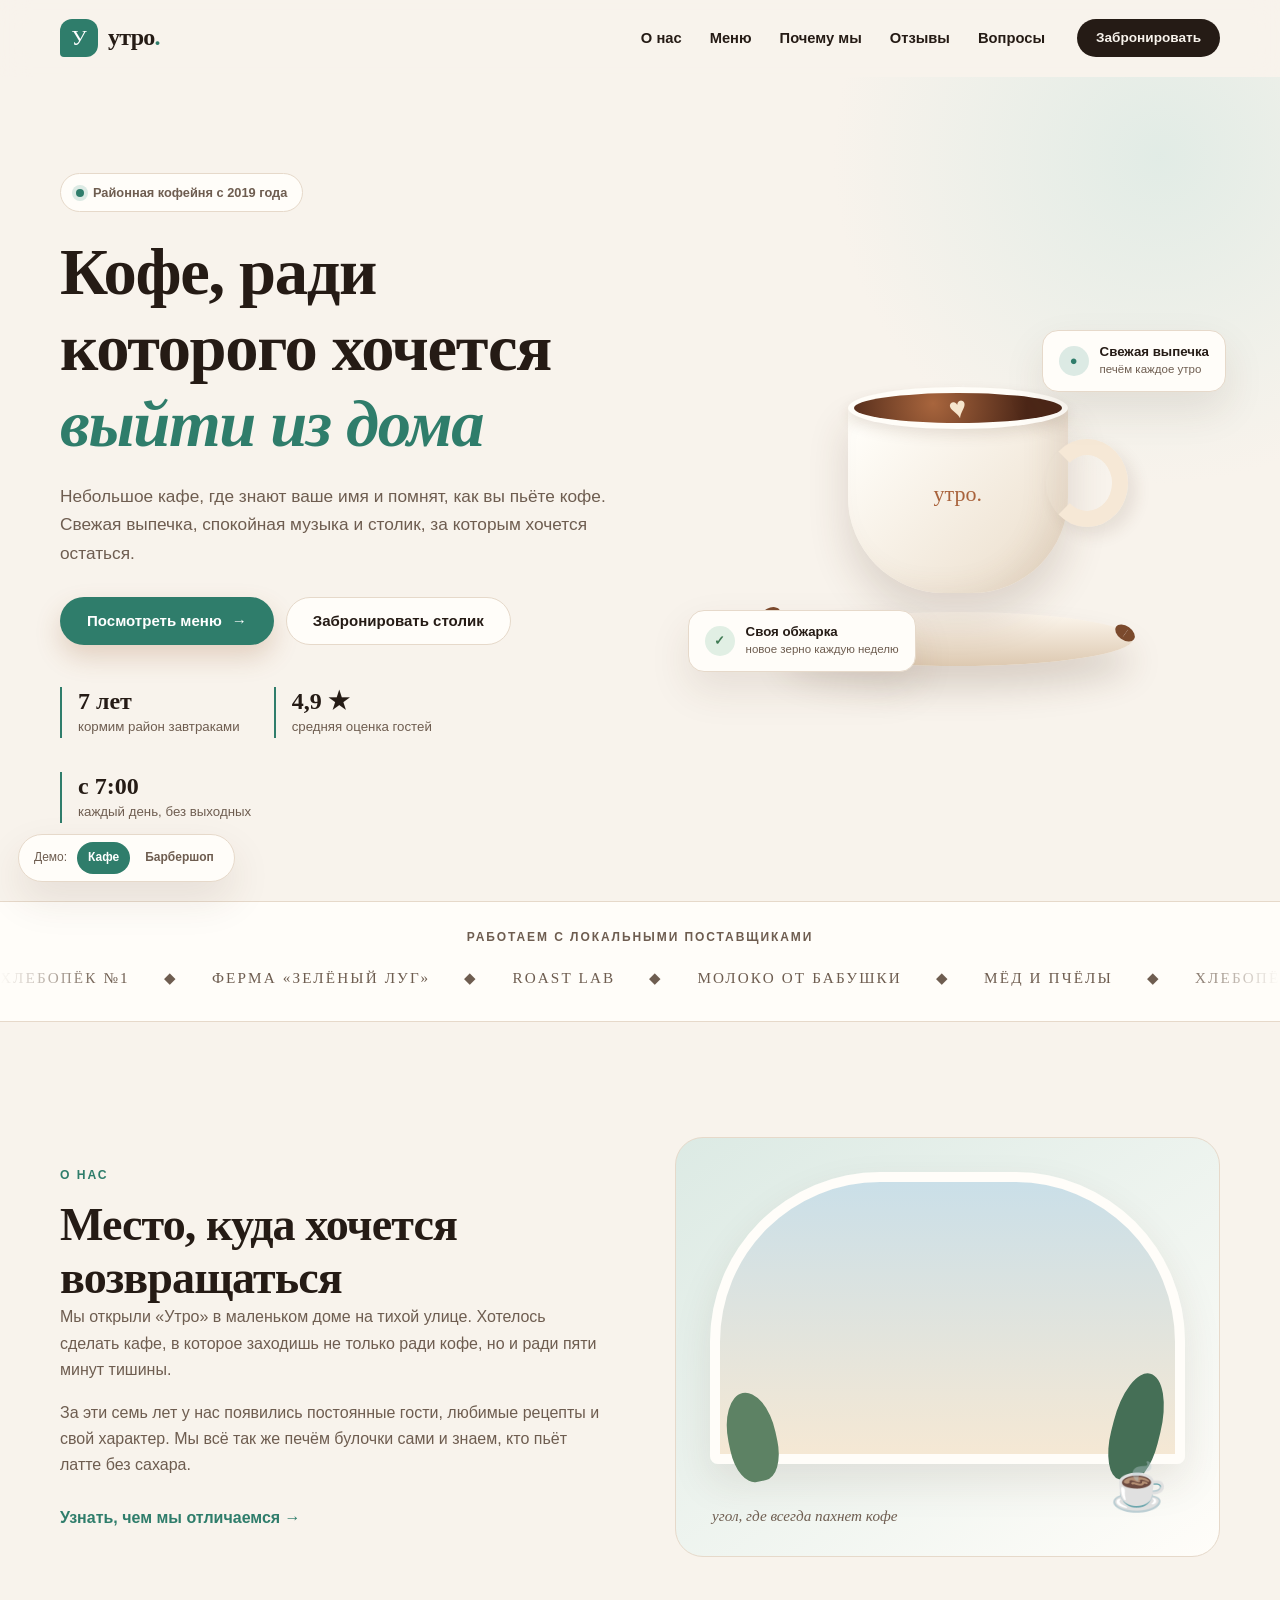
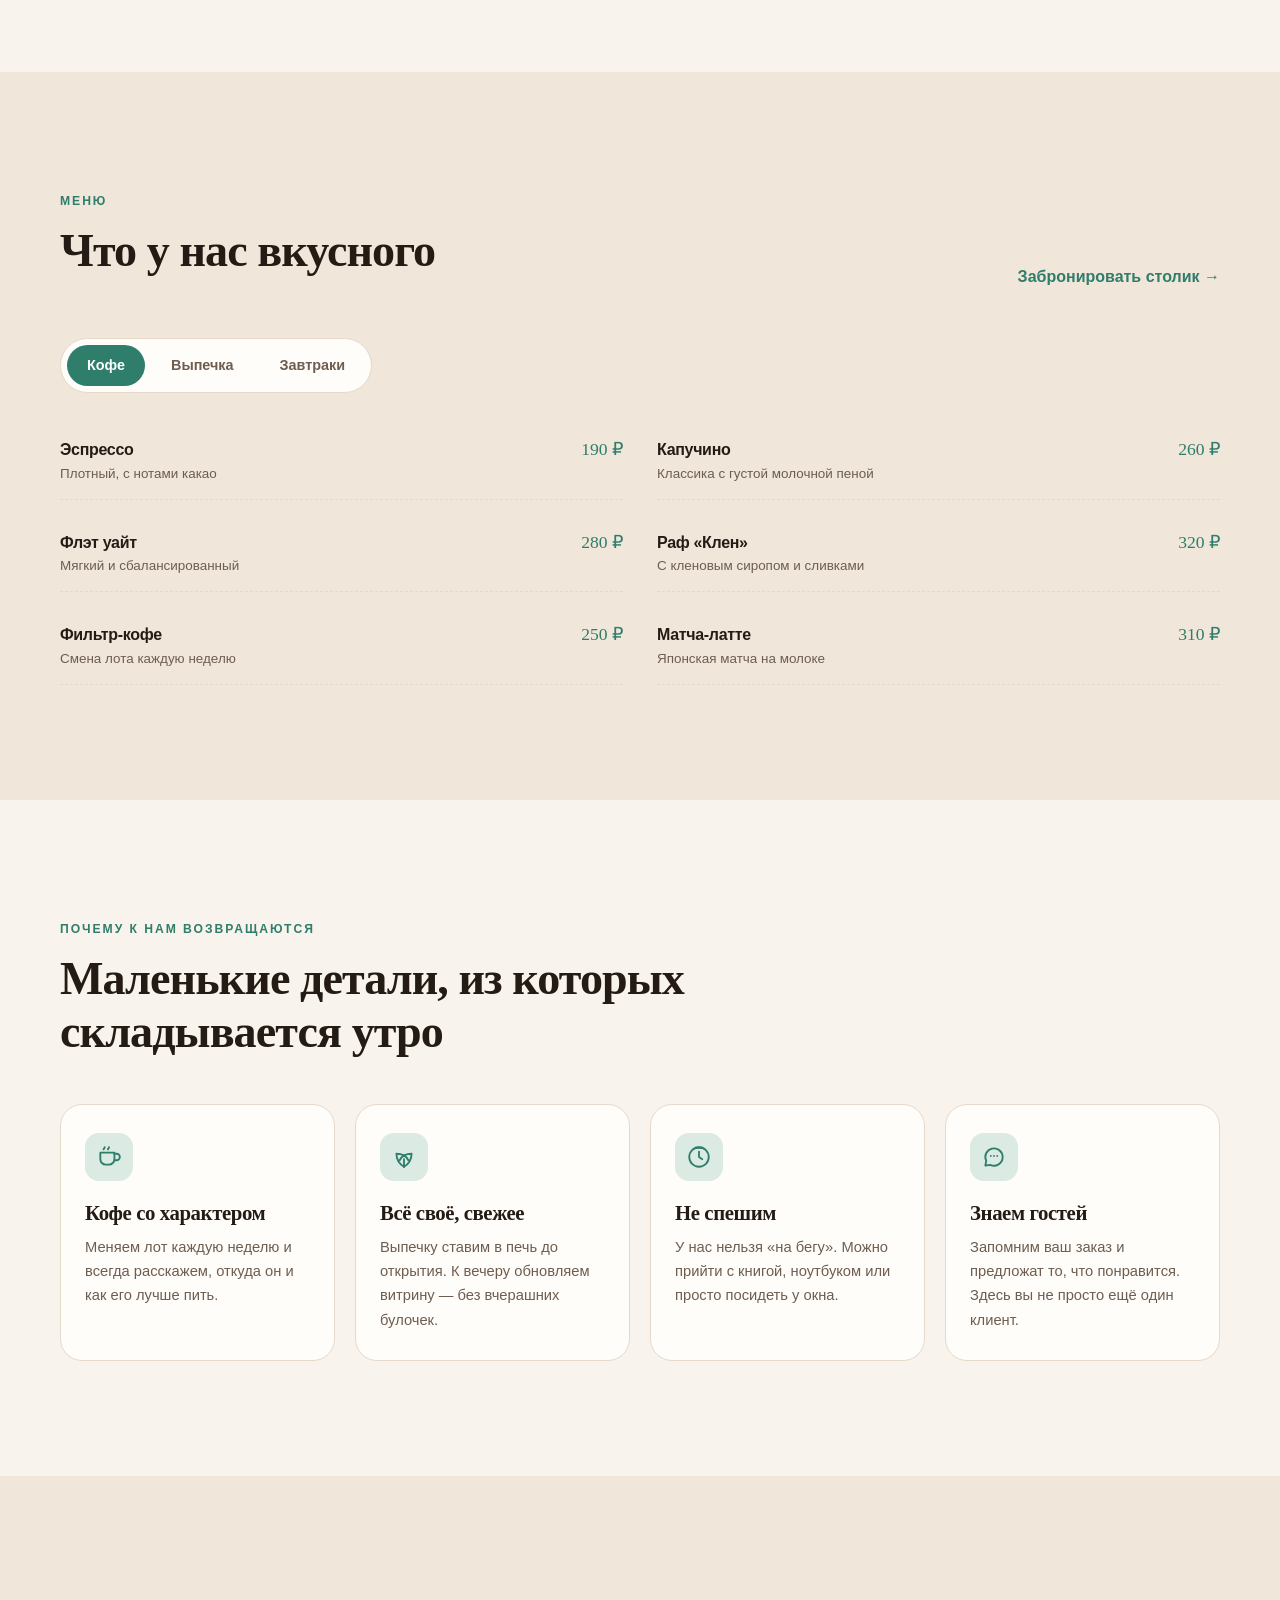
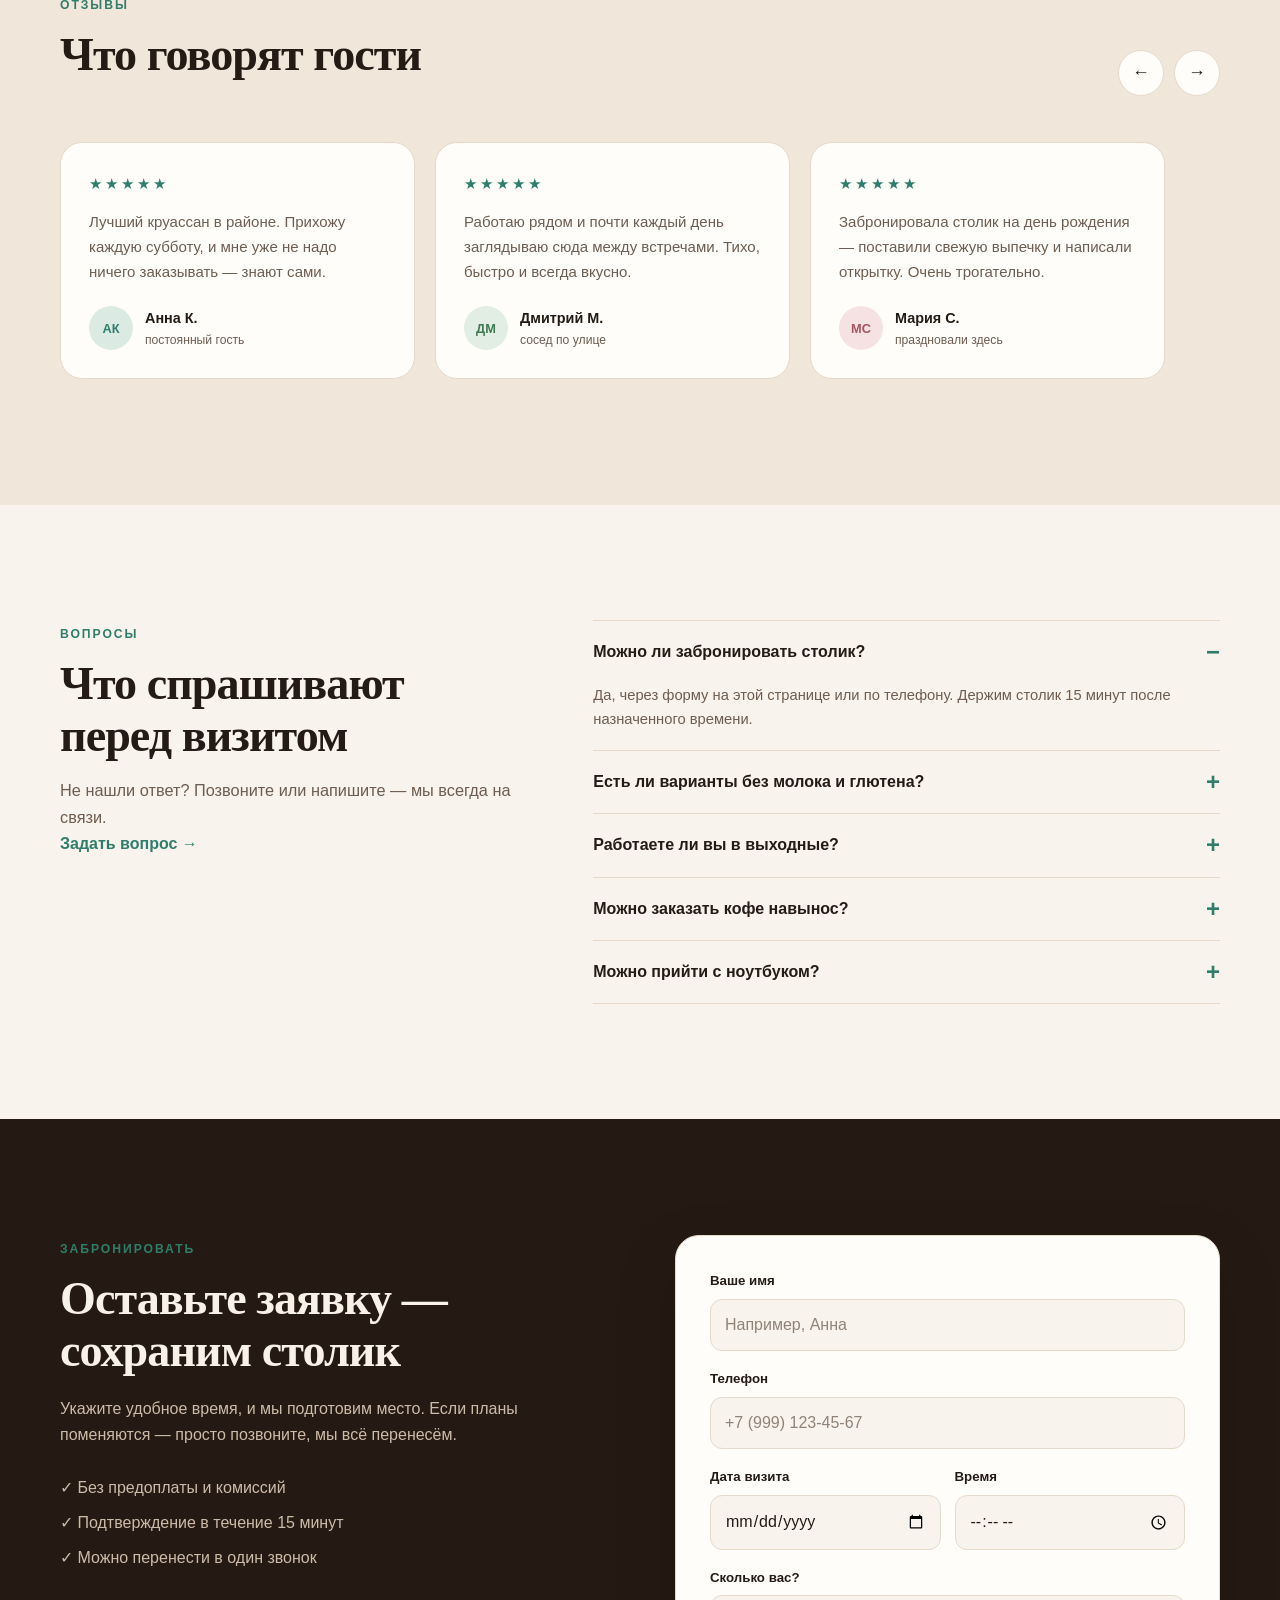
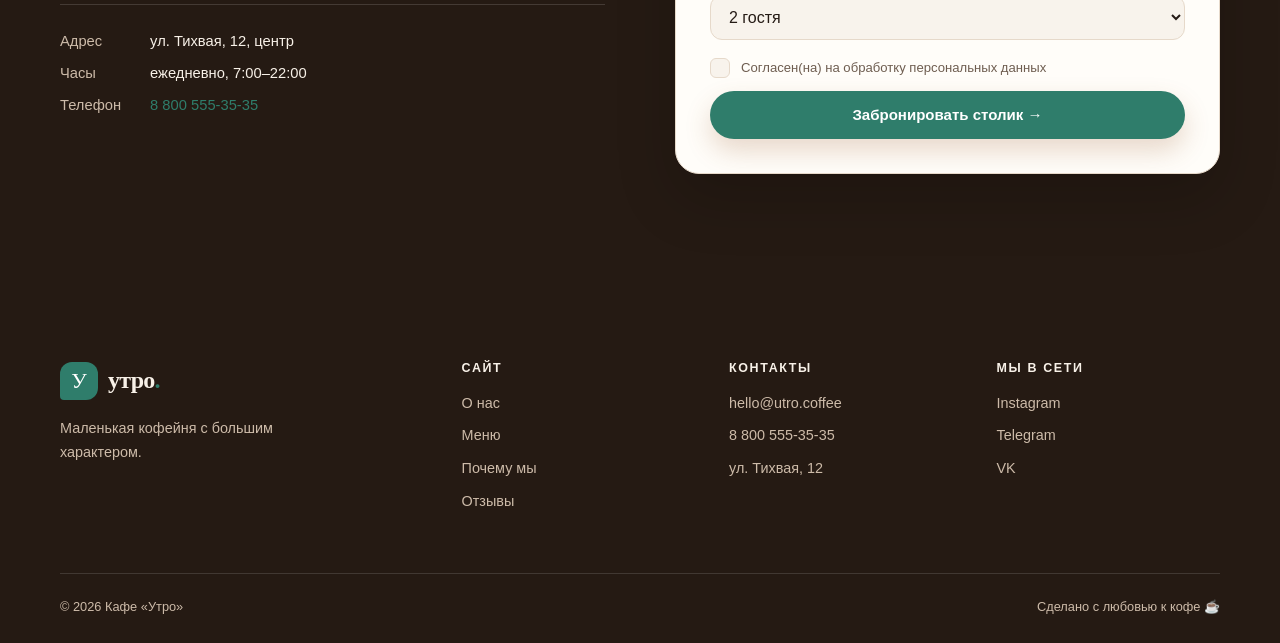
<file: index.html>
<!doctype html>
<html lang="ru">
<head>
  <meta charset="UTF-8">
  <meta name="viewport" content="width=device-width, initial-scale=1.0">
  <meta name="description" content="Готовый сайт для небольшой кофейни: меню, атмосфера, отзывы и онлайн-бронирование столика.">
  <meta name="theme-color" content="#f8f3ec">
  <title>Кафе «Утро» — готовый сайт для кофейни</title>
  <script>document.documentElement.classList.add('js');</script>
  <link rel="stylesheet" href="styles.css">
</head>
<body class="theme-cafe">
  <a class="skip-link" href="#main">Перейти к содержимому</a>

  <header class="site-header" id="header">
    <div class="container site-header__inner">
      <a class="logo" href="#main" aria-label="Кафе Утро — на главную">
        <span class="logo__mark">У</span>
        <span class="logo__text">утро<span class="logo__dot">.</span></span>
      </a>

      <nav class="nav" id="nav" aria-label="Главное меню">
        <a href="#about">О нас</a>
        <a href="#menu">Меню</a>
        <a href="#features">Почему мы</a>
        <a href="#reviews">Отзывы</a>
        <a href="#faq">Вопросы</a>
        <a class="btn btn--small btn--dark nav__cta" href="#booking">Забронировать</a>
      </nav>

      <button class="burger" id="burger" type="button" aria-label="Открыть меню" aria-expanded="false" aria-controls="nav">
        <span></span><span></span><span></span>
      </button>
    </div>
  </header>

  <main id="main">
    <!-- HERO -->
    <section class="hero hero--cafe">
      <div class="hero__glow" aria-hidden="true"></div>
      <div class="container hero__grid">
        <div class="hero__content">
          <span class="badge"><span class="badge__dot"></span> Районная кофейня с 2019 года</span>
          <h1>Кофе, ради которого хочется <em>выйти из дома</em></h1>
          <p class="hero__lead">
            Небольшое кафе, где знают ваше имя и помнят, как вы пьёте кофе.
            Свежая выпечка, спокойная музыка и столик, за которым хочется остаться.
          </p>
          <div class="hero__actions">
            <a class="btn btn--primary" href="#menu">Посмотреть меню <span aria-hidden="true">→</span></a>
            <a class="btn btn--ghost" href="#booking">Забронировать столик</a>
          </div>
          <ul class="hero__stats">
            <li><strong>7 лет</strong><span>кормим район завтраками</span></li>
            <li><strong>4,9 ★</strong><span>средняя оценка гостей</span></li>
            <li><strong>с 7:00</strong><span>каждый день, без выходных</span></li>
          </ul>
        </div>

        <div class="hero__visual" aria-hidden="true">
          <div class="cup-scene">
            <div class="steam steam--1"></div>
            <div class="steam steam--2"></div>
            <div class="steam steam--3"></div>
            <div class="saucer"></div>
            <div class="cup">
              <div class="cup__top"><div class="cup__coffee"><span class="cup__heart">♥</span></div></div>
              <div class="cup__body"><span class="cup__logo">утро.</span></div>
            </div>
            <div class="float-card float-card--top">
              <span class="float-card__icon">●</span>
              <div><strong>Свежая выпечка</strong><span>печём каждое утро</span></div>
            </div>
            <div class="float-card float-card--bottom">
              <span class="float-card__icon float-card__icon--green">✓</span>
              <div><strong>Своя обжарка</strong><span>новое зерно каждую неделю</span></div>
            </div>
            <div class="bean bean--1"></div><div class="bean bean--2"></div><div class="bean bean--3"></div>
          </div>
        </div>
      </div>
    </section>

    <!-- PARTNERS -->
    <section class="partners" aria-label="Наши поставщики">
      <div class="container"><p>Работаем с локальными поставщиками</p></div>
      <div class="marquee">
        <div class="marquee__track">
          <span>ХЛЕБОПЁК №1</span><span>◆</span><span>ФЕРМА «ЗЕЛЁНЫЙ ЛУГ»</span><span>◆</span>
          <span>ROAST LAB</span><span>◆</span><span>МОЛОКО ОТ БАБУШКИ</span><span>◆</span>
          <span>МЁД И ПЧЁЛЫ</span><span>◆</span><span>ХЛЕБОПЁК №1</span><span>◆</span>
          <span>ФЕРМА «ЗЕЛЁНЫЙ ЛУГ»</span><span>◆</span><span>ROAST LAB</span><span>◆</span>
          <span>МОЛОКО ОТ БАБУШКИ</span><span>◆</span><span>МЁД И ПЧЁЛЫ</span><span>◆</span>
        </div>
      </div>
    </section>

    <!-- ABOUT -->
    <section class="section" id="about">
      <div class="container about-grid">
        <div class="reveal">
          <span class="eyebrow">О нас</span>
          <h2>Место, куда хочется возвращаться</h2>
          <p>
            Мы открыли «Утро» в маленьком доме на тихой улице. Хотелось сделать кафе,
            в которое заходишь не только ради кофе, но и ради пяти минут тишины.
          </p>
          <p>
            За эти семь лет у нас появились постоянные гости, любимые рецепты и свой
            характер. Мы всё так же печём булочки сами и знаем, кто пьёт латте без сахара.
          </p>
          <a class="text-link" href="#features">Узнать, чем мы отличаемся →</a>
        </div>
        <div class="story-art reveal" aria-hidden="true">
          <div class="story-art__window"></div>
          <div class="story-art__plant story-art__plant--1"></div>
          <div class="story-art__plant story-art__plant--2"></div>
          <div class="story-art__cup">☕</div>
          <span class="story-art__caption">угол, где всегда пахнет кофе</span>
        </div>
      </div>
    </section>

    <!-- MENU -->
    <section class="section section--tint" id="menu">
      <div class="container">
        <div class="section-head section-head--row reveal">
          <div>
            <span class="eyebrow">Меню</span>
            <h2>Что у нас вкусного</h2>
          </div>
          <a class="text-link" href="#booking">Забронировать столик →</a>
        </div>

        <div class="tabs reveal" data-tabs>
          <div class="tab-list" role="tablist" aria-label="Категории меню">
            <button class="tab-btn is-active" type="button" role="tab" aria-selected="true" data-tab="coffee">Кофе</button>
            <button class="tab-btn" type="button" role="tab" aria-selected="false" data-tab="bakery">Выпечка</button>
            <button class="tab-btn" type="button" role="tab" aria-selected="false" data-tab="breakfast">Завтраки</button>
          </div>

          <div class="tab-panels">
            <div class="tab-panel is-active" data-panel="coffee" role="tabpanel">
              <div class="menu-grid">
                <article class="menu-item"><div><h4>Эспрессо</h4><p>Плотный, с нотами какао</p></div><span>190 ₽</span></article>
                <article class="menu-item"><div><h4>Капучино</h4><p>Классика с густой молочной пеной</p></div><span>260 ₽</span></article>
                <article class="menu-item"><div><h4>Флэт уайт</h4><p>Мягкий и сбалансированный</p></div><span>280 ₽</span></article>
                <article class="menu-item"><div><h4>Раф «Клен»</h4><p>С кленовым сиропом и сливками</p></div><span>320 ₽</span></article>
                <article class="menu-item"><div><h4>Фильтр-кофе</h4><p>Смена лота каждую неделю</p></div><span>250 ₽</span></article>
                <article class="menu-item"><div><h4>Матча-латте</h4><p>Японская матча на молоке</p></div><span>310 ₽</span></article>
              </div>
            </div>
            <div class="tab-panel" data-panel="bakery" role="tabpanel">
              <div class="menu-grid">
                <article class="menu-item"><div><h4>Круассан с маслом</h4><p>Слоёный, печём с 6 утра</p></div><span>180 ₽</span></article>
                <article class="menu-item"><div><h4>Булочка с корицей</h4><p>Тепло, ароматно, с глазурью</p></div><span>210 ₽</span></article>
                <article class="menu-item"><div><h4>Банановый хлеб</h4><p>С грецким орехом</p></div><span>230 ₽</span></article>
                <article class="menu-item"><div><h4>Сырники</h4><p>Со сметаной и ягодным соусом</p></div><span>290 ₽</span></article>
              </div>
            </div>
            <div class="tab-panel" data-panel="breakfast" role="tabpanel">
              <div class="menu-grid">
                <article class="menu-item"><div><h4>Тост с авокадо</h4><p>Яйцо пашот, зерновой хлеб</p></div><span>390 ₽</span></article>
                <article class="menu-item"><div><h4>Сырный тост</h4><p>Три сыра и травами</p></div><span>370 ₽</span></article>
                <article class="menu-item"><div><h4>Гранола с йогуртом</h4><p>Ягоды, мёд, орехи</p></div><span>320 ₽</span></article>
                <article class="menu-item"><div><h4>Яичница по-деревенски</h4><p>С картофелем и зеленью</p></div><span>350 ₽</span></article>
              </div>
            </div>
          </div>
        </div>
      </div>
    </section>

    <!-- FEATURES -->
    <section class="section" id="features">
      <div class="container">
        <div class="section-head reveal">
          <span class="eyebrow">Почему к нам возвращаются</span>
          <h2>Маленькие детали, из которых складывается утро</h2>
        </div>
        <div class="cards-grid">
          <article class="feature-card reveal">
            <div class="feature-card__icon">
              <svg viewBox="0 0 24 24" fill="none" stroke="currentColor" stroke-width="1.7" stroke-linecap="round" stroke-linejoin="round" aria-hidden="true"><path d="M4 8h13v6a5 5 0 0 1-5 5H9a5 5 0 0 1-5-5V8z"/><path d="M17 9h2a3 3 0 0 1 0 6h-2"/><path d="M8 3c0 1-1 1-1 2M12 3c0 1-1 1-1 2"/></svg>
            </div>
            <h3>Кофе со характером</h3>
            <p>Меняем лот каждую неделю и всегда расскажем, откуда он и как его лучше пить.</p>
          </article>
          <article class="feature-card reveal">
            <div class="feature-card__icon">
              <svg viewBox="0 0 24 24" fill="none" stroke="currentColor" stroke-width="1.7" stroke-linecap="round" stroke-linejoin="round" aria-hidden="true"><path d="M12 21c5-3 7-7 7-12-5 0-9 2-11 6"/><path d="M12 21c-5-3-7-7-7-12 5 0 9 2 11 6"/><path d="M12 21v-7"/></svg>
            </div>
            <h3>Всё своё, свежее</h3>
            <p>Выпечку ставим в печь до открытия. К вечеру обновляем витрину — без вчерашних булочек.</p>
          </article>
          <article class="feature-card reveal">
            <div class="feature-card__icon">
              <svg viewBox="0 0 24 24" fill="none" stroke="currentColor" stroke-width="1.7" stroke-linecap="round" stroke-linejoin="round" aria-hidden="true"><circle cx="12" cy="12" r="9"/><path d="M12 7v5l3 2"/><path d="M9 3.5h6"/></svg>
            </div>
            <h3>Не спешим</h3>
            <p>У нас нельзя «на бегу». Можно прийти с книгой, ноутбуком или просто посидеть у окна.</p>
          </article>
          <article class="feature-card reveal">
            <div class="feature-card__icon">
              <svg viewBox="0 0 24 24" fill="none" stroke="currentColor" stroke-width="1.7" stroke-linecap="round" stroke-linejoin="round" aria-hidden="true"><path d="M20 12a8 8 0 0 1-11.5 7.2L4 20l.8-4.5A8 8 0 1 1 20 12z"/><path d="M9 11h.01M12 11h.01M15 11h.01"/></svg>
            </div>
            <h3>Знаем гостей</h3>
            <p>Запомним ваш заказ и предложат то, что понравится. Здесь вы не просто ещё один клиент.</p>
          </article>
        </div>
      </div>
    </section>

    <!-- REVIEWS -->
    <section class="section section--tint" id="reviews">
      <div class="container">
        <div class="section-head section-head--row reveal">
          <div><span class="eyebrow">Отзывы</span><h2>Что говорят гости</h2></div>
          <div class="slider-controls">
            <button class="circle-btn" id="reviewsPrev" type="button" aria-label="Предыдущий отзыв">←</button>
            <button class="circle-btn" id="reviewsNext" type="button" aria-label="Следующий отзыв">→</button>
          </div>
        </div>
        <div class="reviews-track" id="reviewsTrack" tabindex="0" aria-label="Отзывы гостей">
          <article class="review-card reveal"><div class="review-card__stars" aria-label="5 из 5">★★★★★</div><p>Лучший круассан в районе. Прихожу каждую субботу, и мне уже не надо ничего заказывать — знают сами.</p><div class="review-card__author"><span class="avatar">АК</span><div><strong>Анна К.</strong><small>постоянный гость</small></div></div></article>
          <article class="review-card reveal"><div class="review-card__stars" aria-label="5 из 5">★★★★★</div><p>Работаю рядом и почти каждый день заглядываю сюда между встречами. Тихо, быстро и всегда вкусно.</p><div class="review-card__author"><span class="avatar avatar--green">ДМ</span><div><strong>Дмитрий М.</strong><small>сосед по улице</small></div></div></article>
          <article class="review-card reveal"><div class="review-card__stars" aria-label="5 из 5">★★★★★</div><p>Забронировала столик на день рождения — поставили свежую выпечку и написали открытку. Очень трогательно.</p><div class="review-card__author"><span class="avatar avatar--rose">МС</span><div><strong>Мария С.</strong><small>праздновали здесь</small></div></div></article>
          <article class="review-card reveal"><div class="review-card__stars" aria-label="5 из 5">★★★★★</div><p>Фильтр-кофе здесь меняется каждую неделю — это маленькое приключение. Ни разу не разочаровался.</p><div class="review-card__author"><span class="avatar avatar--sand">ИП</span><div><strong>Игорь П.</strong><small>любитель фильтра</small></div></div></article>
        </div>
      </div>
    </section>

    <!-- FAQ -->
    <section class="section" id="faq">
      <div class="container faq-grid">
        <div class="section-head reveal">
          <span class="eyebrow">Вопросы</span>
          <h2>Что спрашивают перед визитом</h2>
          <p>Не нашли ответ? Позвоните или напишите — мы всегда на связи.</p>
          <a class="text-link" href="#booking">Задать вопрос →</a>
        </div>
        <div class="faq-list reveal">
          <details class="faq-item" open><summary>Можно ли забронировать столик?</summary><p>Да, через форму на этой странице или по телефону. Держим столик 15 минут после назначенного времени.</p></details>
          <details class="faq-item"><summary>Есть ли варианты без молока и глютена?</summary><p>Да: растительное молоко (овсяное, миндальное, соевое) и безглютеновые десерты. Уточните у бариста при заказе.</p></details>
          <details class="faq-item"><summary>Работаете ли вы в выходные?</summary><p>Да, каждый день с 7:00 до 22:00. По выходным ближе к вечеру бывает мест меньше — лучше бронировать заранее.</p></details>
          <details class="faq-item"><summary>Можно заказать кофе навынос?</summary><p>Конечно. Любой напиток соберём в стакан и добавим печенье в подарок. Скидка 10% при заказе от трёх стаканов.</p></details>
          <details class="faq-item"><summary>Можно прийти с ноутбуком?</summary><p>Да, у нас есть розетки у большинства столиков и Wi-Fi. Просим только не занимать столики на пиковых часах дольше двух часов.</p></details>
        </div>
      </div>
    </section>

    <!-- BOOKING -->
    <section class="section booking" id="booking">
      <div class="container booking__grid">
        <div class="booking__copy reveal">
          <span class="eyebrow eyebrow--light">Забронировать</span>
          <h2>Оставьте заявку — сохраним столик</h2>
          <p>Укажите удобное время, и мы подготовим место. Если планы поменяются — просто позвоните, мы всё перенесём.</p>
          <ul class="booking__perks">
            <li>✓ Без предоплаты и комиссий</li>
            <li>✓ Подтверждение в течение 15 минут</li>
            <li>✓ Можно перенести в один звонок</li>
          </ul>
          <div class="booking__contacts">
            <p><span>Адрес</span> ул. Тихвая, 12, центр</p>
            <p><span>Часы</span> ежедневно, 7:00–22:00</p>
            <p><span>Телефон</span> <a href="tel:+78005553535">8 800 555-35-35</a></p>
          </div>
        </div>

        <form class="booking-form reveal" id="bookingForm" novalidate>
          <div class="field">
            <label for="name">Ваше имя</label>
            <input id="name" name="name" type="text" placeholder="Например, Анна" autocomplete="name" data-validate="text" data-label="Имя">
            <span class="field__error" data-error-for="name"></span>
          </div>
          <div class="field">
            <label for="phone">Телефон</label>
            <input id="phone" name="phone" type="tel" placeholder="+7 (999) 123-45-67" autocomplete="tel" data-validate="phone" data-label="Телефон">
            <span class="field__error" data-error-for="phone"></span>
          </div>
          <div class="field-row">
            <div class="field">
              <label for="date">Дата визита</label>
              <input id="date" name="date" type="date">
            </div>
            <div class="field">
              <label for="time">Время</label>
              <input id="time" name="time" type="time">
            </div>
          </div>
          <div class="field">
            <label for="guests">Сколько вас?</label>
            <select id="guests" name="guests">
              <option value="1">1 гость</option>
              <option value="2" selected>2 гостя</option>
              <option value="3">3 гостя</option>
              <option value="4">4 гостя</option>
              <option value="5+">5 и больше</option>
            </select>
          </div>
          <label class="checkbox">
            <input id="consent" name="consent" type="checkbox" data-validate="checkbox" data-label="Согласие">
            <span class="checkbox__box" aria-hidden="true"></span>
            <span>Согласен(на) на обработку персональных данных</span>
          </label>
          <span class="field__error field__error--checkbox" data-error-for="consent"></span>
          <button class="btn btn--primary btn--block" type="submit">Забронировать столик →</button>
          <p class="form-success" id="formSuccess" role="status" hidden><strong>Готово! ✓</strong> Мы получили заявку и скоро вам позвоним.</p>
        </form>
      </div>
    </section>
  </main>

  <footer class="footer">
    <div class="container footer__grid">
      <div class="footer__brand">
        <a class="logo logo--footer" href="#main"><span class="logo__mark">У</span><span class="logo__text">утро<span class="logo__dot">.</span></span></a>
        <p>Маленькая кофейня с большим характером.</p>
      </div>
      <div class="footer__col"><h4>Сайт</h4><a href="#about">О нас</a><a href="#menu">Меню</a><a href="#features">Почему мы</a><a href="#reviews">Отзывы</a></div>
      <div class="footer__col"><h4>Контакты</h4><a href="mailto:hello@utro.coffee">hello@utro.coffee</a><a href="tel:+78005553535">8 800 555-35-35</a><span>ул. Тихвая, 12</span></div>
      <div class="footer__col"><h4>Мы в сети</h4><a href="#main">Instagram</a><a href="#main">Telegram</a><a href="#main">VK</a></div>
    </div>
    <div class="container footer__bottom"><span>© <span id="year">2026</span> Кафе «Утро»</span><span>Сделано с любовью к кофе ☕</span></div>
  </footer>

  <div class="demo-switch" aria-label="Демо-версии сайта">
    <span>Демо:</span>
    <a class="is-current" href="index.html" aria-current="page">Кафе</a>
    <a href="barbershop.html">Барбершоп</a>
  </div>

  <script src="script.js"></script>
</body>
</html>
</file>
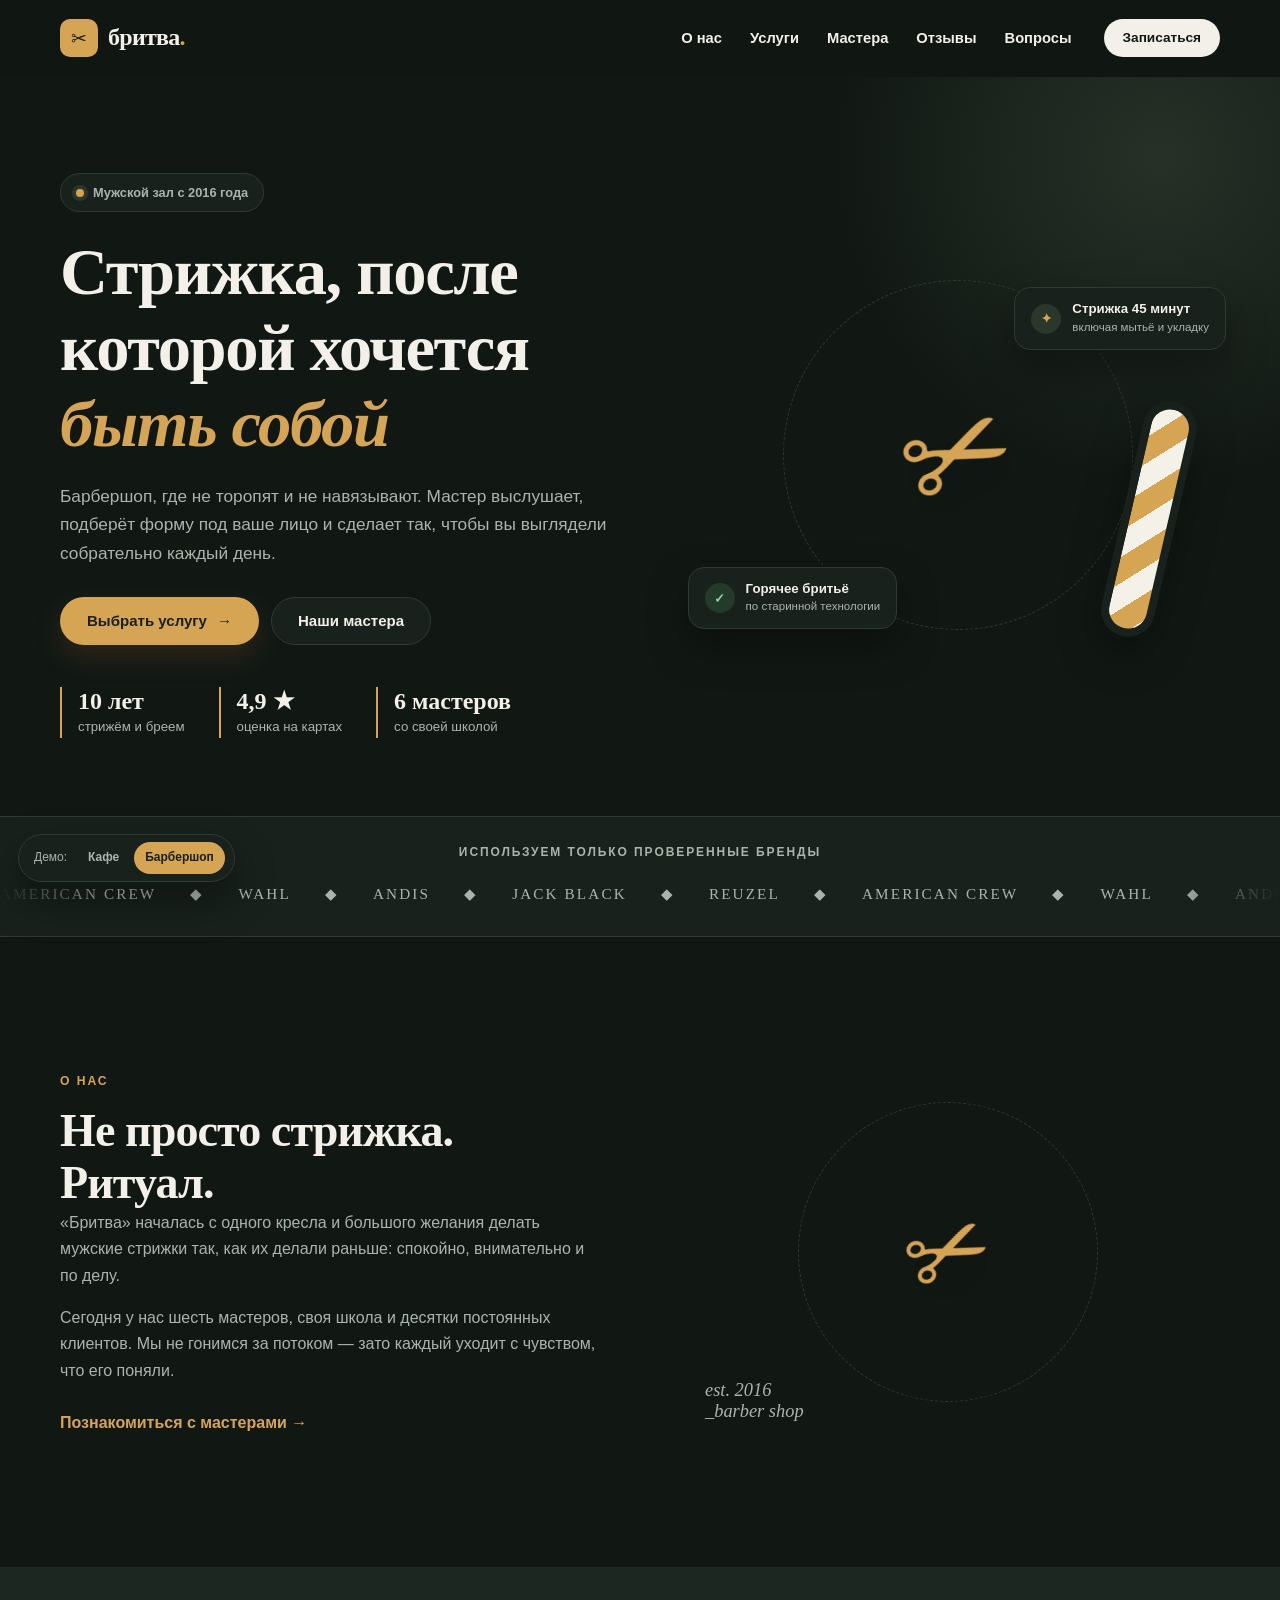
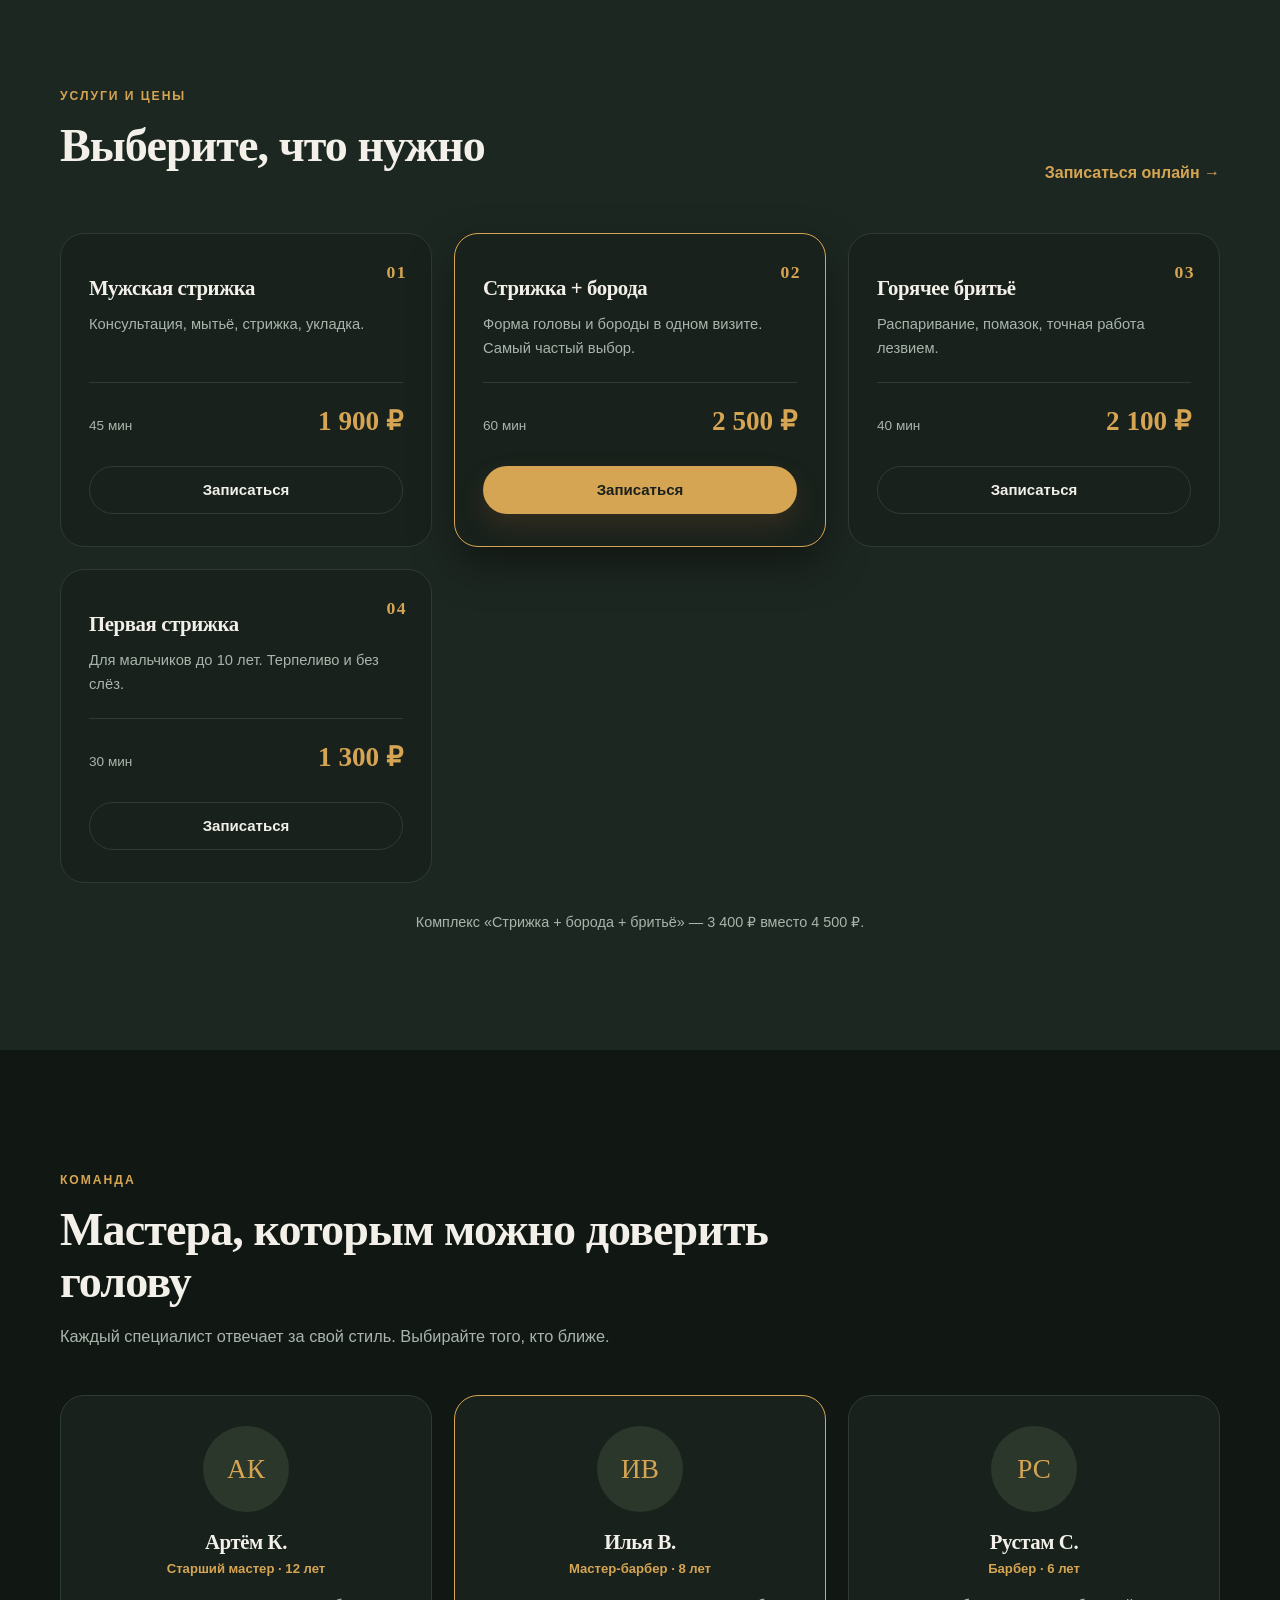
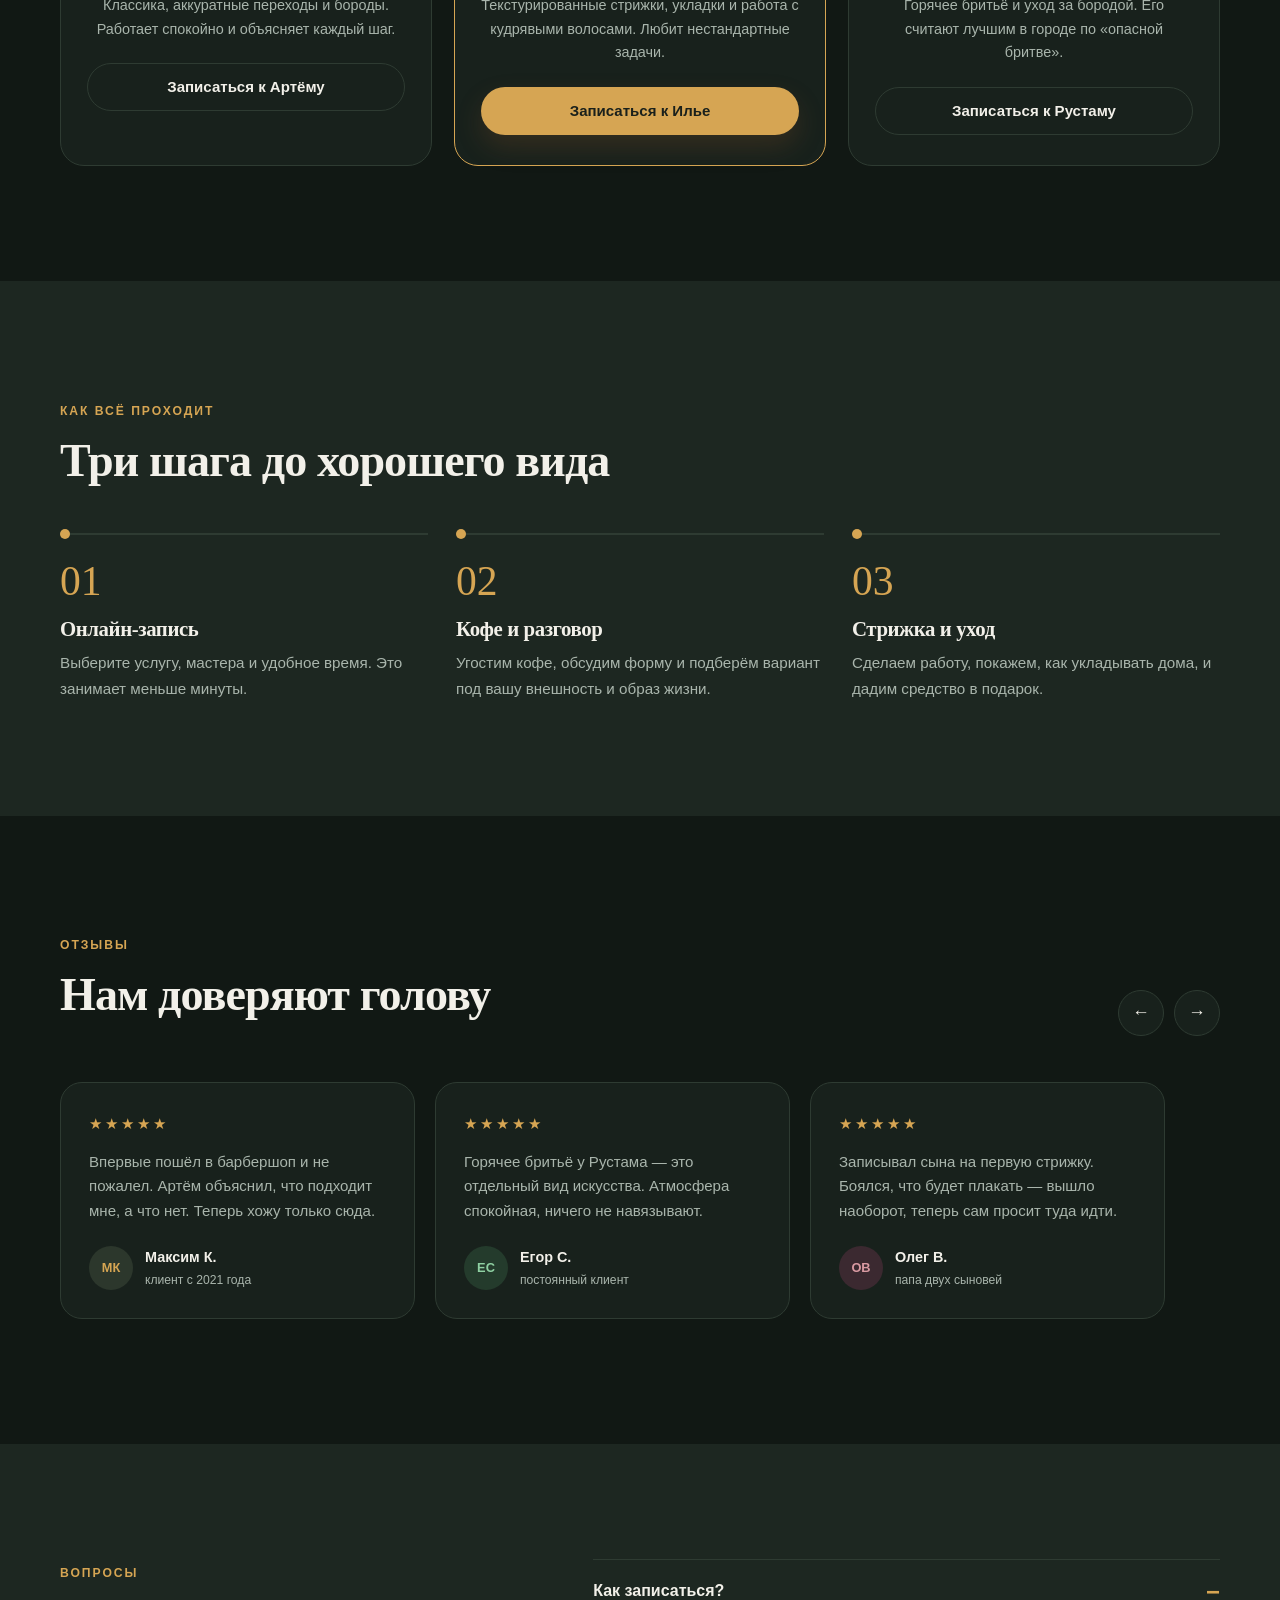
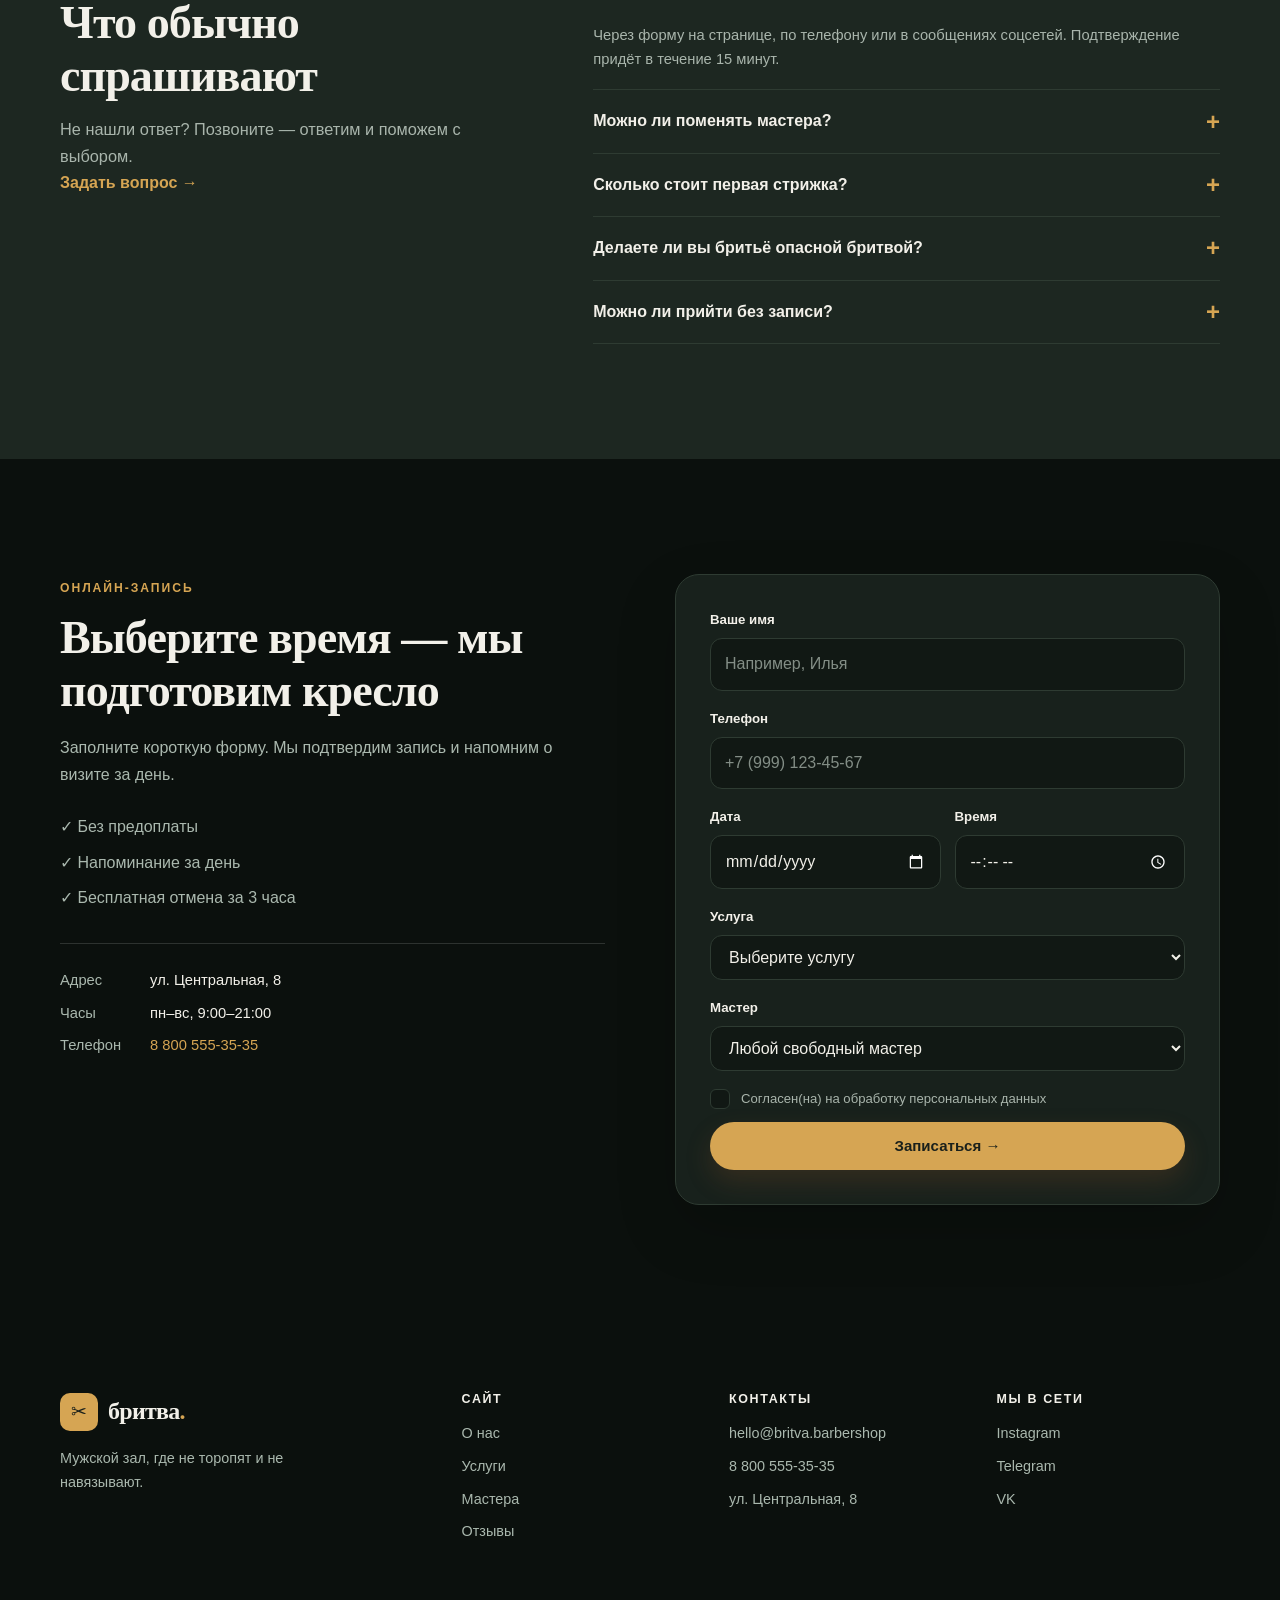
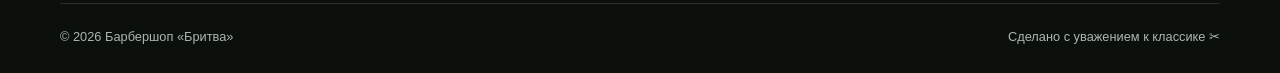
<file: barbershop.html>
<!doctype html>
<html lang="ru">
<head>
  <meta charset="UTF-8">
  <meta name="viewport" content="width=device-width, initial-scale=1.0">
  <meta name="description" content="Готовый сайт для барбершопа: услуги и цены, мастера, отзывы и онлайн-запись.">
  <meta name="theme-color" content="#111814">
  <title>Барбершоп «Бритва» — готовый сайт для барбершопа</title>
  <script>document.documentElement.classList.add('js');</script>
  <link rel="stylesheet" href="styles.css">
</head>
<body class="theme-barber">
  <a class="skip-link" href="#main">Перейти к содержимому</a>

  <header class="site-header" id="header">
    <div class="container site-header__inner">
      <a class="logo" href="#main" aria-label="Барбершоп Бритва — на главную">
        <span class="logo__mark logo__mark--barber">✂</span>
        <span class="logo__text">бритва<span class="logo__dot">.</span></span>
      </a>

      <nav class="nav" id="nav" aria-label="Главное меню">
        <a href="#about">О нас</a>
        <a href="#services">Услуги</a>
        <a href="#masters">Мастера</a>
        <a href="#reviews">Отзывы</a>
        <a href="#faq">Вопросы</a>
        <a class="btn btn--small btn--dark nav__cta" href="#booking">Записаться</a>
      </nav>

      <button class="burger" id="burger" type="button" aria-label="Открыть меню" aria-expanded="false" aria-controls="nav">
        <span></span><span></span><span></span>
      </button>
    </div>
  </header>

  <main id="main">
    <!-- HERO -->
    <section class="hero hero--barber">
      <div class="hero__glow" aria-hidden="true"></div>
      <div class="container hero__grid">
        <div class="hero__content">
          <span class="badge"><span class="badge__dot"></span> Мужской зал с 2016 года</span>
          <h1>Стрижка, после которой хочется <em>быть собой</em></h1>
          <p class="hero__lead">
            Барбершоп, где не торопят и не навязывают. Мастер выслушает, подберёт форму
            под ваше лицо и сделает так, чтобы вы выглядели собрательно каждый день.
          </p>
          <div class="hero__actions">
            <a class="btn btn--primary" href="#services">Выбрать услугу <span aria-hidden="true">→</span></a>
            <a class="btn btn--ghost" href="#masters">Наши мастера</a>
          </div>
          <ul class="hero__stats">
            <li><strong>10 лет</strong><span>стрижём и бреем</span></li>
            <li><strong>4,9 ★</strong><span>оценка на картах</span></li>
            <li><strong>6 мастеров</strong><span>со своей школой</span></li>
          </ul>
        </div>

        <div class="hero__visual" aria-hidden="true">
          <div class="barber-art">
            <div class="barber-art__ring"></div>
            <div class="barber-art__scissors">✂</div>
            <div class="barber-pole"><div class="barber-pole__stripes"></div></div>
            <div class="float-card float-card--top">
              <span class="float-card__icon">✦</span>
              <div><strong>Стрижка 45 минут</strong><span>включая мытьё и укладку</span></div>
            </div>
            <div class="float-card float-card--bottom">
              <span class="float-card__icon float-card__icon--green">✓</span>
              <div><strong>Горячее бритьё</strong><span>по старинной технологии</span></div>
            </div>
            <span class="barber-art__note">_classic<br>menswear</span>
          </div>
        </div>
      </div>
    </section>

    <!-- PARTNERS -->
    <section class="partners" aria-label="Наши партнёры">
      <div class="container"><p>Используем только проверенные бренды</p></div>
      <div class="marquee">
        <div class="marquee__track">
          <span>AMERICAN CREW</span><span>◆</span><span>WAHL</span><span>◆</span>
          <span>ANDIS</span><span>◆</span><span>JACK BLACK</span><span>◆</span>
          <span>REUZEL</span><span>◆</span><span>AMERICAN CREW</span><span>◆</span>
          <span>WAHL</span><span>◆</span><span>ANDIS</span><span>◆</span>
          <span>JACK BLACK</span><span>◆</span><span>REUZEL</span><span>◆</span>
        </div>
      </div>
    </section>

    <!-- ABOUT -->
    <section class="section" id="about">
      <div class="container about-grid">
        <div class="reveal">
          <span class="eyebrow">О нас</span>
          <h2>Не просто стрижка. Ритуал.</h2>
          <p>
            «Бритва» началась с одного кресла и большого желания делать мужские стрижки
            так, как их делали раньше: спокойно, внимательно и по делу.
          </p>
          <p>
            Сегодня у нас шесть мастеров, своя школа и десятки постоянных клиентов.
            Мы не гонимся за потоком — зато каждый уходит с чувством, что его поняли.
          </p>
          <a class="text-link" href="#masters">Познакомиться с мастерами →</a>
        </div>
        <div class="barber-art barber-art--small reveal" aria-hidden="true">
          <div class="barber-art__ring"></div>
          <div class="barber-art__scissors">✂</div>
          <span class="barber-art__note">est. 2016<br>_barber shop</span>
        </div>
      </div>
    </section>

    <!-- SERVICES -->
    <section class="section section--tint" id="services">
      <div class="container">
        <div class="section-head section-head--row reveal">
          <div><span class="eyebrow">Услуги и цены</span><h2>Выберите, что нужно</h2></div>
          <a class="text-link" href="#booking">Записаться онлайн →</a>
        </div>
        <div class="services-grid">
          <article class="service-card reveal">
            <span class="service-card__num">01</span>
            <h3>Мужская стрижка</h3>
            <p>Консультация, мытьё, стрижка, укладка.</p>
            <div class="service-card__foot"><span>45 мин</span><strong>1 900 ₽</strong></div>
            <button class="btn btn--outline btn--block js-choose" type="button" data-service="Мужская стрижка">Записаться</button>
          </article>
          <article class="service-card service-card--featured reveal">
            <span class="service-card__num">02</span>
            <h3>Стрижка + борода</h3>
            <p>Форма головы и бороды в одном визите. Самый частый выбор.</p>
            <div class="service-card__foot"><span>60 мин</span><strong>2 500 ₽</strong></div>
            <button class="btn btn--primary btn--block js-choose" type="button" data-service="Стрижка + борода">Записаться</button>
          </article>
          <article class="service-card reveal">
            <span class="service-card__num">03</span>
            <h3>Горячее бритьё</h3>
            <p>Распаривание, помазок, точная работа лезвием.</p>
            <div class="service-card__foot"><span>40 мин</span><strong>2 100 ₽</strong></div>
            <button class="btn btn--outline btn--block js-choose" type="button" data-service="Горячее бритьё">Записаться</button>
          </article>
          <article class="service-card reveal">
            <span class="service-card__num">04</span>
            <h3>Первая стрижка</h3>
            <p>Для мальчиков до 10 лет. Терпеливо и без слёз.</p>
            <div class="service-card__foot"><span>30 мин</span><strong>1 300 ₽</strong></div>
            <button class="btn btn--outline btn--block js-choose" type="button" data-service="Первая стрижка">Записаться</button>
          </article>
        </div>
        <p class="plans-note reveal">Комплекс «Стрижка + борода + бритьё» — 3 400 ₽ вместо 4 500 ₽.</p>
      </div>
    </section>

    <!-- MASTERS -->
    <section class="section" id="masters">
      <div class="container">
        <div class="section-head reveal">
          <span class="eyebrow">Команда</span>
          <h2>Мастера, которым можно доверить голову</h2>
          <p>Каждый специалист отвечает за свой стиль. Выбирайте того, кто ближе.</p>
        </div>
        <div class="masters-grid">
          <article class="master-card reveal">
            <div class="master-card__avatar">АК</div>
            <h3>Артём К.</h3>
            <span>Старший мастер · 12 лет</span>
            <p>Классика, аккуратные переходы и бороды. Работает спокойно и объясняет каждый шаг.</p>
            <button class="btn btn--outline btn--block js-choose" type="button" data-master="Артём К.">Записаться к Артёму</button>
          </article>
          <article class="master-card master-card--featured reveal">
            <div class="master-card__avatar">ИВ</div>
            <h3>Илья В.</h3>
            <span>Мастер-барбер · 8 лет</span>
            <p>Текстурированные стрижки, укладки и работа с кудрявыми волосами. Любит нестандартные задачи.</p>
            <button class="btn btn--primary btn--block js-choose" type="button" data-master="Илья В.">Записаться к Илье</button>
          </article>
          <article class="master-card reveal">
            <div class="master-card__avatar">РС</div>
            <h3>Рустам С.</h3>
            <span>Барбер · 6 лет</span>
            <p>Горячее бритьё и уход за бородой. Его считают лучшим в городе по «опасной бритве».</p>
            <button class="btn btn--outline btn--block js-choose" type="button" data-master="Рустам С.">Записаться к Рустаму</button>
          </article>
        </div>
      </div>
    </section>

    <!-- STEPS -->
    <section class="section section--tint" id="how">
      <div class="container">
        <div class="section-head reveal"><span class="eyebrow">Как всё проходит</span><h2>Три шага до хорошего вида</h2></div>
        <ol class="steps">
          <li class="step reveal"><span class="step__number">01</span><h3>Онлайн-запись</h3><p>Выберите услугу, мастера и удобное время. Это занимает меньше минуты.</p></li>
          <li class="step reveal"><span class="step__number">02</span><h3>Кофе и разговор</h3><p>Угостим кофе, обсудим форму и подберём вариант под вашу внешность и образ жизни.</p></li>
          <li class="step reveal"><span class="step__number">03</span><h3>Стрижка и уход</h3><p>Сделаем работу, покажем, как укладывать дома, и дадим средство в подарок.</p></li>
        </ol>
      </div>
    </section>

    <!-- REVIEWS -->
    <section class="section" id="reviews">
      <div class="container">
        <div class="section-head section-head--row reveal">
          <div><span class="eyebrow">Отзывы</span><h2>Нам доверяют голову</h2></div>
          <div class="slider-controls">
            <button class="circle-btn" id="reviewsPrev" type="button" aria-label="Предыдущий отзыв">←</button>
            <button class="circle-btn" id="reviewsNext" type="button" aria-label="Следующий отзыв">→</button>
          </div>
        </div>
        <div class="reviews-track" id="reviewsTrack" tabindex="0" aria-label="Отзывы клиентов">
          <article class="review-card reveal"><div class="review-card__stars" aria-label="5 из 5">★★★★★</div><p>Впервые пошёл в барбершоп и не пожалел. Артём объяснил, что подходит мне, а что нет. Теперь хожу только сюда.</p><div class="review-card__author"><span class="avatar">МК</span><div><strong>Максим К.</strong><small>клиент с 2021 года</small></div></div></article>
          <article class="review-card reveal"><div class="review-card__stars" aria-label="5 из 5">★★★★★</div><p>Горячее бритьё у Рустама — это отдельный вид искусства. Атмосфера спокойная, ничего не навязывают.</p><div class="review-card__author"><span class="avatar avatar--green">ЕС</span><div><strong>Егор С.</strong><small>постоянный клиент</small></div></div></article>
          <article class="review-card reveal"><div class="review-card__stars" aria-label="5 из 5">★★★★★</div><p>Записывал сына на первую стрижку. Боялся, что будет плакать — вышло наоборот, теперь сам просит туда идти.</p><div class="review-card__author"><span class="avatar avatar--rose">ОВ</span><div><strong>Олег В.</strong><small>папа двух сыновей</small></div></div></article>
          <article class="review-card reveal"><div class="review-card__stars" aria-label="5 из 5">★★★★★</div><p>Илья сделал текстуру под мои кудри — наконец-то стрижка выглядит так, как я хотел. Спасибо за советы по укладке.</p><div class="review-card__author"><span class="avatar avatar--sand">ТД</span><div><strong>Тимур Д.</strong><small>кудрявый клиент</small></div></div></article>
        </div>
      </div>
    </section>

    <!-- FAQ -->
    <section class="section section--tint" id="faq">
      <div class="container faq-grid">
        <div class="section-head reveal">
          <span class="eyebrow">Вопросы</span>
          <h2>Что обычно спрашивают</h2>
          <p>Не нашли ответ? Позвоните — ответим и поможем с выбором.</p>
          <a class="text-link" href="#booking">Задать вопрос →</a>
        </div>
        <div class="faq-list reveal">
          <details class="faq-item" open><summary>Как записаться?</summary><p>Через форму на странице, по телефону или в сообщениях соцсетей. Подтверждение придёт в течение 15 минут.</p></details>
          <details class="faq-item"><summary>Можно ли поменять мастера?</summary><p>Да, напишите или позвоните за день до визита — мы перенесём запись к другому специалисту без вопросов.</p></details>
          <details class="faq-item"><summary>Сколько стоит первая стрижка?</summary><p>1 900 ₽ — это полный визит: консультация, мытьё, стрижка и укладка. Скидок и скрытых доплат нет.</p></details>
          <details class="faq-item"><summary>Делаете ли вы бритьё опасной бритвой?</summary><p>Да, у Рустама. Каждый раз используем свежее лезвие, полотенце с паром и послебритьевый уход.</p></details>
          <details class="faq-item"><summary>Можно ли прийти без записи?</summary><p>Можно, но в выходные свободные окна редки. Лучше позвонить заранее — мы подскажем, когда свободно.</p></details>
        </div>
      </div>
    </section>

    <!-- BOOKING -->
    <section class="section booking" id="booking">
      <div class="container booking__grid">
        <div class="booking__copy reveal">
          <span class="eyebrow eyebrow--light">Онлайн-запись</span>
          <h2>Выберите время — мы подготовим кресло</h2>
          <p>Заполните короткую форму. Мы подтвердим запись и напомним о визите за день.</p>
          <ul class="booking__perks">
            <li>✓ Без предоплаты</li>
            <li>✓ Напоминание за день</li>
            <li>✓ Бесплатная отмена за 3 часа</li>
          </ul>
          <div class="booking__contacts">
            <p><span>Адрес</span> ул. Центральная, 8</p>
            <p><span>Часы</span> пн–вс, 9:00–21:00</p>
            <p><span>Телефон</span> <a href="tel:+78005553535">8 800 555-35-35</a></p>
          </div>
        </div>

        <form class="booking-form reveal" id="bookingForm" novalidate>
          <div class="field">
            <label for="name">Ваше имя</label>
            <input id="name" name="name" type="text" placeholder="Например, Илья" autocomplete="name" data-validate="text" data-label="Имя">
            <span class="field__error" data-error-for="name"></span>
          </div>
          <div class="field">
            <label for="phone">Телефон</label>
            <input id="phone" name="phone" type="tel" placeholder="+7 (999) 123-45-67" autocomplete="tel" data-validate="phone" data-label="Телефон">
            <span class="field__error" data-error-for="phone"></span>
          </div>
          <div class="field-row">
            <div class="field">
              <label for="date">Дата</label>
              <input id="date" name="date" type="date">
            </div>
            <div class="field">
              <label for="time">Время</label>
              <input id="time" name="time" type="time">
            </div>
          </div>
          <div class="field">
            <label for="service">Услуга</label>
            <select id="service" name="service" data-validate="select" data-label="Услуга">
              <option value="">Выберите услугу</option>
              <option>Мужская стрижка</option>
              <option>Стрижка + борода</option>
              <option>Горячее бритьё</option>
              <option>Первая стрижка</option>
              <option>Комплекс 3 в 1</option>
            </select>
            <span class="field__error" data-error-for="service"></span>
          </div>
          <div class="field">
            <label for="master">Мастер</label>
            <select id="master" name="master">
              <option value="Любой мастер">Любой свободный мастер</option>
              <option>Артём К.</option>
              <option>Илья В.</option>
              <option>Рустам С.</option>
            </select>
          </div>
          <label class="checkbox">
            <input id="consent" name="consent" type="checkbox" data-validate="checkbox" data-label="Согласие">
            <span class="checkbox__box" aria-hidden="true"></span>
            <span>Согласен(на) на обработку персональных данных</span>
          </label>
          <span class="field__error field__error--checkbox" data-error-for="consent"></span>
          <button class="btn btn--primary btn--block" type="submit">Записаться →</button>
          <p class="form-success" id="formSuccess" role="status" hidden><strong>Готово! ✓</strong> Мы получили заявку и скоро вам позвоним.</p>
        </form>
      </div>
    </section>
  </main>

  <footer class="footer">
    <div class="container footer__grid">
      <div class="footer__brand">
        <a class="logo logo--footer" href="#main"><span class="logo__mark logo__mark--barber">✂</span><span class="logo__text">бритва<span class="logo__dot">.</span></span></a>
        <p>Мужской зал, где не торопят и не навязывают.</p>
      </div>
      <div class="footer__col"><h4>Сайт</h4><a href="#about">О нас</a><a href="#services">Услуги</a><a href="#masters">Мастера</a><a href="#reviews">Отзывы</a></div>
      <div class="footer__col"><h4>Контакты</h4><a href="mailto:hello@britva.barbershop">hello@britva.barbershop</a><a href="tel:+78005553535">8 800 555-35-35</a><span>ул. Центральная, 8</span></div>
      <div class="footer__col"><h4>Мы в сети</h4><a href="#main">Instagram</a><a href="#main">Telegram</a><a href="#main">VK</a></div>
    </div>
    <div class="container footer__bottom"><span>© <span id="year">2026</span> Барбершоп «Бритва»</span><span>Сделано с уважением к классике ✂</span></div>
  </footer>

  <div class="demo-switch" aria-label="Демо-версии сайта">
    <span>Демо:</span>
    <a href="index.html">Кафе</a>
    <a class="is-current" href="barbershop.html" aria-current="page">Барбершоп</a>
  </div>

  <script src="script.js"></script>
</body>
</html>
</file>
<file: styles.css>
/* =========================================================
   Общие стили для демо-шаблонов: кафе и барбершоп
   Цвета меняются через класс на <body>:
   .theme-cafe / .theme-barber
   ========================================================= */

/* ---------- Переменные ---------- */
body {
  --bg: #f8f3ec;
  --surface: #fffdf9;
  --surface-alt: #f0e6da;
  --ink: #251b15;
  --muted: #6e5d50;
  --line: #e6d9ca;
  --accent: #2f7d6b;
  --accent-dark: #245a4d;
  --accent-soft: #dceae4;
  --on-accent: #ffffff;
  --dark-bg: #251a13;
  --dark-text: #f8f1e8;
  --dark-muted: #cdbba9;
  --shadow: 0 18px 40px rgba(80, 50, 28, 0.1);
}

body.theme-barber {
  --bg: #111814;
  --surface: #18211c;
  --surface-alt: #1d2721;
  --ink: #f2f0e9;
  --muted: #a9b5ac;
  --line: #2e3b32;
  --accent: #d6a553;
  --accent-dark: #b9882f;
  --accent-soft: #2c372c;
  --on-accent: #1a201b;
  --dark-bg: #0b100d;
  --dark-text: #f2f0e9;
  --dark-muted: #aab8ae;
  --shadow: 0 18px 40px rgba(0, 0, 0, 0.35);
}

/* ---------- Базовое ---------- */
*,
*::before,
*::after { box-sizing: border-box; margin: 0; padding: 0; }

html { scroll-behavior: smooth; scroll-padding-top: 82px; }

body {
  font-family: -apple-system, BlinkMacSystemFont, "Segoe UI", Roboto, "Helvetica Neue", Arial, sans-serif;
  font-size: 16px;
  line-height: 1.65;
  color: var(--ink);
  background: var(--bg);
  -webkit-font-smoothing: antialiased;
  overflow-x: hidden;
}

h1, h2, h3, h4 {
  font-family: Georgia, "Times New Roman", serif;
  font-weight: 600;
  line-height: 1.14;
  letter-spacing: -0.02em;
}

h1 { font-size: clamp(2.5rem, 5.2vw, 4.5rem); }
h2 { font-size: clamp(1.95rem, 3.6vw, 3rem); }
h3 { font-size: 1.3rem; }
h4 { font-size: 1rem; }

p { color: var(--muted); }

a { color: inherit; text-decoration: none; }
button, input, select, textarea { font: inherit; color: inherit; }
button { cursor: pointer; }
svg { display: block; }

::selection { background: var(--accent); color: var(--on-accent); }

.container { width: min(1160px, calc(100% - 48px)); margin-inline: auto; }

.skip-link {
  position: absolute;
  left: -9999px;
  top: 8px;
  z-index: 200;
  padding: 10px 16px;
  border-radius: 10px;
  background: var(--accent);
  color: var(--on-accent);
}
.skip-link:focus { left: 12px; }

/* ---------- Кнопки ---------- */
.btn {
  display: inline-flex;
  align-items: center;
  justify-content: center;
  gap: 10px;
  padding: 14px 26px;
  border: 1px solid transparent;
  border-radius: 999px;
  font-size: 0.94rem;
  font-weight: 650;
  line-height: 1.2;
  text-align: center;
  transition: transform 0.2s ease, background 0.2s ease, box-shadow 0.2s ease, border-color 0.2s ease;
}
.btn:hover { transform: translateY(-2px); }
.btn:active { transform: translateY(0); }
.btn:focus-visible { outline: 3px solid var(--accent-soft); outline-offset: 3px; }

.btn--primary {
  background: var(--accent);
  color: var(--on-accent);
  box-shadow: 0 12px 26px rgba(150, 85, 40, 0.22);
}
.btn--primary:hover { background: var(--accent-dark); box-shadow: 0 16px 32px rgba(150, 85, 40, 0.28); }

.btn--ghost { border-color: var(--line); background: var(--surface); color: var(--ink); }
.btn--ghost:hover { border-color: var(--accent); }

.btn--outline { border-color: var(--line); background: transparent; color: var(--ink); }
.btn--outline:hover { border-color: var(--accent); background: var(--accent-soft); }

.btn--dark { background: var(--ink); color: var(--bg); }
.btn--dark:hover { background: var(--accent); color: var(--on-accent); }

.btn--small { padding: 10px 18px; font-size: 0.85rem; }
.btn--block { width: 100%; }

.text-link {
  display: inline-block;
  color: var(--accent);
  font-weight: 650;
  border-bottom: 1px solid transparent;
  transition: border-color 0.2s ease;
}
.text-link:hover { border-color: currentColor; }

/* ---------- Шапка ---------- */
.site-header {
  position: sticky;
  top: 0;
  z-index: 60;
  background: var(--bg);
  background: color-mix(in srgb, var(--bg) 86%, transparent);
  backdrop-filter: blur(14px);
  border-bottom: 1px solid transparent;
  transition: border-color 0.25s ease, box-shadow 0.25s ease;
}
.site-header.is-scrolled { border-color: var(--line); box-shadow: 0 10px 30px rgba(0, 0, 0, 0.05); }

.site-header__inner { display: flex; align-items: center; justify-content: space-between; min-height: 76px; gap: 24px; }

.logo { display: inline-flex; align-items: center; gap: 10px; flex-shrink: 0; }
.logo__mark {
  width: 38px; height: 38px;
  display: grid; place-items: center;
  border-radius: 12px 12px 12px 4px;
  background: var(--accent);
  color: var(--on-accent);
  font-family: Georgia, serif;
  font-size: 22px;
  line-height: 1;
}
.logo__mark--barber { border-radius: 10px; font-size: 19px; }
.logo__text { font-family: Georgia, serif; font-size: 1.5rem; font-weight: 600; letter-spacing: -0.03em; }
.logo__dot { color: var(--accent); }

.nav { display: flex; align-items: center; gap: 28px; font-size: 0.92rem; font-weight: 550; }
.nav > a:not(.btn) { transition: color 0.2s ease; }
.nav > a:not(.btn):hover { color: var(--accent); }
.nav__cta { margin-left: 4px; }

.burger {
  display: none;
  width: 44px; height: 44px;
  border: 1px solid var(--line);
  border-radius: 12px;
  background: var(--surface);
  align-items: center;
  justify-content: center;
  flex-direction: column;
  gap: 5px;
}
.burger span { width: 20px; height: 2px; border-radius: 2px; background: var(--ink); transition: transform 0.25s ease, opacity 0.2s ease; }
.burger[aria-expanded="true"] span:nth-child(1) { transform: translateY(7px) rotate(45deg); }
.burger[aria-expanded="true"] span:nth-child(2) { opacity: 0; }
.burger[aria-expanded="true"] span:nth-child(3) { transform: translateY(-7px) rotate(-45deg); }

/* ---------- Hero ---------- */
.hero { position: relative; overflow: hidden; padding: clamp(60px, 7.5vw, 110px) 0 78px; }
.hero__glow {
  position: absolute;
  width: 680px; height: 680px;
  right: -220px; top: -260px;
  background: radial-gradient(circle, var(--accent-soft), transparent 68%);
  opacity: 0.8;
  pointer-events: none;
}
.hero__grid { position: relative; display: grid; grid-template-columns: 1.05fr 0.95fr; gap: 56px; align-items: center; }
.hero__content { max-width: 620px; }

.badge {
  display: inline-flex; align-items: center; gap: 9px;
  padding: 8px 15px;
  border: 1px solid var(--line);
  border-radius: 999px;
  background: var(--surface);
  font-size: 0.8rem;
  font-weight: 600;
  color: var(--muted);
}
.badge__dot { width: 8px; height: 8px; border-radius: 50%; background: var(--accent); box-shadow: 0 0 0 4px var(--accent-soft); }

.hero h1 { margin: 22px 0 20px; }
.hero h1 em { color: var(--accent); font-style: italic; }
.hero__lead { font-size: 1.08rem; max-width: 560px; margin-bottom: 30px; }
.hero__actions { display: flex; flex-wrap: wrap; gap: 12px; margin-bottom: 42px; }

.hero__stats { list-style: none; display: flex; flex-wrap: wrap; gap: 34px; }
.hero__stats li { display: flex; flex-direction: column; padding-left: 16px; border-left: 2px solid var(--accent); }
.hero__stats strong { font-family: Georgia, serif; font-size: 1.5rem; line-height: 1.2; }
.hero__stats span { font-size: 0.83rem; color: var(--muted); }

.hero__visual { min-height: 440px; display: grid; place-items: center; }

/* ---------- Иллюстрация чашки ---------- */
.cup-scene { position: relative; width: 100%; height: 440px; display: grid; place-items: center; }
.saucer {
  position: absolute; bottom: 52px;
  width: 350px; height: 54px;
  border-radius: 50%;
  background: linear-gradient(180deg, #fdf7ee, #ddc9b1);
  box-shadow: 0 22px 34px rgba(80, 50, 28, 0.18);
}
.cup { position: relative; width: 220px; height: 190px; z-index: 2; }
.cup__body {
  position: absolute; inset: 0;
  border-radius: 8px 8px 96px 96px;
  background: linear-gradient(135deg, #fffdf8 10%, #eadcc9 100%);
  box-shadow: inset -18px 0 30px rgba(120, 80, 45, 0.1), 0 24px 40px rgba(80, 50, 28, 0.16);
}
.cup__body::after {
  content: "";
  position: absolute; right: -60px; top: 36px;
  width: 82px; height: 88px;
  border: 16px solid #f6e8d6;
  border-left-color: transparent;
  border-radius: 50%;
  box-shadow: 8px 8px 16px rgba(80, 50, 28, 0.1);
}
.cup__top {
  position: absolute; top: -16px; left: 0; right: 0;
  height: 42px; padding: 6px;
  border-radius: 50%;
  background: #fffdf8;
  box-shadow: 0 6px 14px rgba(80, 50, 28, 0.12);
  z-index: 3;
}
.cup__coffee {
  width: 100%; height: 100%;
  border-radius: 50%;
  background: radial-gradient(circle at 38% 35%, #a8653d, #4b2617 72%);
  display: grid; place-items: center;
}
.cup__heart { color: #f7e6cd; font-size: 30px; line-height: 1; transform: rotate(-12deg); }
.cup__logo {
  position: absolute; left: 50%; top: 48%;
  transform: translate(-50%, -50%);
  font-family: Georgia, serif; font-size: 22px; color: #a9633c;
}
.steam {
  position: absolute; bottom: 246px;
  width: 14px; height: 72px;
  border-left: 3px solid rgba(255, 255, 255, 0.6);
  border-radius: 50%;
  filter: blur(1px);
  animation: steam 3.4s ease-in-out infinite;
}
.steam--1 { left: calc(50% - 42px); }
.steam--2 { left: 50%; height: 88px; animation-delay: 0.6s; }
.steam--3 { left: calc(50% + 38px); animation-delay: 1.2s; }
@keyframes steam {
  0%, 100% { opacity: 0; transform: translateY(10px) scaleX(0.8); }
  50% { opacity: 0.85; transform: translateY(-14px) scaleX(1.1); }
}
.bean {
  position: absolute; width: 22px; height: 14px;
  border-radius: 50%; background: #7b4a2d;
  transform: rotate(35deg);
  z-index: 1;
}
.bean::after { content: ""; position: absolute; inset: 2px 10px 2px auto; border-left: 1px solid rgba(255,255,255,0.35); border-radius: 50%; }
.bean--1 { left: 12%; bottom: 96px; transform: rotate(-25deg); }
.bean--2 { right: 16%; bottom: 78px; }
.bean--3 { right: 26%; top: 70px; transform: rotate(70deg); }

.float-card {
  position: absolute; z-index: 5;
  display: flex; align-items: center; gap: 11px;
  padding: 12px 16px;
  border: 1px solid var(--line);
  border-radius: 16px;
  background: var(--surface);
  box-shadow: var(--shadow);
}
.float-card--top { top: 52px; right: -6px; animation: float 5s ease-in-out infinite; }
.float-card--bottom { bottom: 46px; left: -8px; animation: float 5.6s ease-in-out infinite 0.8s; }
.float-card__icon {
  width: 30px; height: 30px; flex: 0 0 30px;
  display: grid; place-items: center;
  border-radius: 50%;
  background: var(--accent-soft); color: var(--accent);
  font-size: 13px; font-weight: 700;
}
.float-card__icon--green { background: #e1efe4; color: #3f7a53; }
body.theme-barber .float-card__icon--green { background: #243b2c; color: #8fd0a2; }
.float-card strong { display: block; font-size: 0.83rem; line-height: 1.3; }
.float-card div span { display: block; font-size: 0.72rem; color: var(--muted); }
@keyframes float { 0%, 100% { transform: translateY(0); } 50% { transform: translateY(-10px); } }

/* ---------- Иллюстрация барбершопа ---------- */
.barber-art { position: relative; width: 100%; height: 440px; display: grid; place-items: center; }
.barber-art__ring { position: absolute; width: 350px; height: 350px; border: 1px dashed var(--line); border-radius: 50%; }
.barber-art__scissors {
  position: relative; z-index: 2;
  font-size: 130px; line-height: 1;
  color: var(--accent);
  transform: rotate(-24deg);
  filter: drop-shadow(0 18px 20px rgba(0, 0, 0, 0.25));
  animation: float 5s ease-in-out infinite;
}
.barber-pole {
  position: absolute; right: 44px; bottom: 36px;
  width: 54px; height: 240px;
  overflow: hidden;
  border: 8px solid var(--surface);
  border-radius: 30px;
  box-shadow: var(--shadow);
  transform: rotate(13deg);
}
.barber-pole__stripes {
  width: 200%; height: 100%;
  background: repeating-linear-gradient(135deg, #f4f1e8 0 22px, var(--accent) 22px 44px);
  animation: pole 7s linear infinite;
}
@keyframes pole { to { transform: translateX(-50%); } }
.barber-art__note {
  position: absolute; left: 22px; bottom: 42px;
  font-family: Georgia, serif; font-style: italic;
  font-size: 1.15rem; line-height: 1.15;
  color: var(--muted);
}
.barber-art--small { height: 400px; }
.barber-art--small .barber-art__ring { width: 300px; height: 300px; }
.barber-art--small .barber-art__scissors { font-size: 100px; }
.barber-art--small .barber-art__note { left: 30px; bottom: 30px; }

/* ---------- Лента партнёров ---------- */
.partners { padding: 26px 0 30px; border-block: 1px solid var(--line); background: var(--surface); overflow: hidden; }
.partners p {
  text-align: center; text-transform: uppercase;
  letter-spacing: 0.16em; font-size: 0.75rem;
  font-weight: 650; margin-bottom: 18px;
}
.marquee { overflow: hidden; -webkit-mask-image: linear-gradient(90deg, transparent, #000 8%, #000 92%, transparent); mask-image: linear-gradient(90deg, transparent, #000 8%, #000 92%, transparent); }
.marquee__track {
  display: flex; gap: 34px; width: max-content;
  font-family: Georgia, serif; font-size: 0.95rem;
  letter-spacing: 0.14em; color: var(--muted);
  animation: marquee 30s linear infinite;
}
@keyframes marquee { to { transform: translateX(-50%); } }

/* ---------- Секции ---------- */
.section { padding: clamp(72px, 9vw, 118px) 0; }
.section--tint { background: var(--surface-alt); }

.section-head { max-width: 720px; margin-bottom: 46px; }
.section-head h2 { margin-bottom: 14px; }
.section-head p { max-width: 600px; font-size: 1.02rem; }
.section-head--row { max-width: none; display: flex; align-items: flex-end; justify-content: space-between; gap: 28px; }
.eyebrow {
  display: inline-block;
  font-size: 0.76rem; font-weight: 750;
  letter-spacing: 0.16em; text-transform: uppercase;
  color: var(--accent);
  margin-bottom: 14px;
}

/* ---------- О нас ---------- */
.about-grid { display: grid; grid-template-columns: 1fr 1fr; gap: 70px; align-items: center; }
.about-grid p { margin-bottom: 16px; }
.about-grid .text-link { margin-top: 10px; }
.story-art {
  position: relative; min-height: 420px;
  border: 1px solid var(--line);
  border-radius: 28px;
  background: linear-gradient(145deg, var(--accent-soft), var(--surface));
  overflow: hidden;
}
.story-art__window {
  position: absolute; inset: 34px 34px 92px;
  border: 10px solid var(--surface);
  border-radius: 170px 170px 8px 8px;
  background: linear-gradient(180deg, #cadfe8, #f5e8d4);
  box-shadow: 0 18px 40px rgba(80, 50, 28, 0.1);
}
.story-art__plant { position: absolute; bottom: 74px; width: 48px; height: 90px; background: #5d8264; border-radius: 50% 50% 40% 40%; transform: rotate(-12deg); }
.story-art__plant--1 { left: 52px; }
.story-art__plant--2 { right: 58px; height: 110px; transform: rotate(14deg); background: #456f56; }
.story-art__cup { position: absolute; right: 52px; bottom: 30px; font-size: 46px; }
.story-art__caption {
  position: absolute; left: 36px; bottom: 28px;
  font-family: Georgia, serif; font-style: italic;
  color: var(--muted); font-size: 0.95rem;
}
body.theme-barber .story-art { background: radial-gradient(circle at 30% 20%, var(--accent-soft), var(--surface)); }

/* ---------- Карточки преимуществ ---------- */
.cards-grid { display: grid; grid-template-columns: repeat(4, 1fr); gap: 20px; }
.feature-card {
  padding: 28px 24px;
  border: 1px solid var(--line);
  border-radius: 22px;
  background: var(--surface);
  transition: transform 0.25s ease, box-shadow 0.25s ease;
}
.feature-card:hover { transform: translateY(-5px); box-shadow: var(--shadow); }
.feature-card__icon {
  width: 48px; height: 48px;
  display: grid; place-items: center;
  border-radius: 14px;
  background: var(--accent-soft);
  color: var(--accent);
  margin-bottom: 20px;
}
.feature-card__icon svg { width: 26px; height: 26px; }
.feature-card h3 { margin-bottom: 10px; }
.feature-card p { font-size: 0.92rem; }

/* ---------- Шаги ---------- */
.steps { list-style: none; display: grid; grid-template-columns: repeat(3, 1fr); gap: 28px; counter-reset: step; }
.step { position: relative; padding-top: 26px; border-top: 2px solid var(--line); }
.step::before { content: ""; position: absolute; top: -6px; left: 0; width: 10px; height: 10px; border-radius: 50%; background: var(--accent); }
.step__number { display: block; font-family: Georgia, serif; font-size: 2.6rem; color: var(--accent); line-height: 1; margin-bottom: 14px; }
.step h3 { margin-bottom: 10px; }
.step p { font-size: 0.95rem; }

/* ---------- Табы меню ---------- */
.tab-list { display: inline-flex; gap: 6px; padding: 6px; border: 1px solid var(--line); border-radius: 999px; background: var(--surface); margin-bottom: 28px; }
.tab-btn {
  padding: 9px 20px; border: 0; border-radius: 999px;
  background: transparent; color: var(--muted);
  font-size: 0.9rem; font-weight: 600;
  transition: background 0.2s ease, color 0.2s ease;
}
.tab-btn:hover { color: var(--ink); }
.tab-btn.is-active { background: var(--accent); color: var(--on-accent); }
.tab-panel { display: none; }
.tab-panel.is-active { display: block; animation: fadeIn 0.3s ease; }
@keyframes fadeIn { from { opacity: 0; transform: translateY(6px); } to { opacity: 1; transform: none; } }
.menu-grid { display: grid; grid-template-columns: repeat(2, 1fr); gap: 14px 34px; }
.menu-item { display: flex; align-items: baseline; justify-content: space-between; gap: 18px; padding: 14px 0; border-bottom: 1px dashed var(--line); }
.menu-item h4 { margin-bottom: 3px; font-family: inherit; font-size: 1rem; font-weight: 700; }
.menu-item p { font-size: 0.84rem; }
.menu-item > span { flex-shrink: 0; font-family: Georgia, serif; font-size: 1.1rem; color: var(--accent); }

/* ---------- Услуги / подписки ---------- */
.plans-grid, .services-grid { display: grid; grid-template-columns: repeat(3, 1fr); gap: 22px; align-items: stretch; }
.service-card, .plan-card {
  position: relative;
  display: flex; flex-direction: column;
  padding: 32px 28px;
  border: 1px solid var(--line);
  border-radius: 24px;
  background: var(--surface);
  transition: transform 0.25s ease, box-shadow 0.25s ease;
}
.plan-card:hover, .service-card:hover { transform: translateY(-5px); box-shadow: var(--shadow); }
.plan-card--featured, .service-card--featured { border-color: var(--accent); box-shadow: 0 18px 44px rgba(150, 85, 40, 0.13); }
body.theme-barber .plan-card--featured, body.theme-barber .service-card--featured { box-shadow: 0 18px 44px rgba(0, 0, 0, 0.4); }
.plan-card__tag, .service-card__num {
  position: absolute; top: 24px; right: 24px;
  font-size: 0.7rem; font-weight: 700;
  letter-spacing: 0.08em; text-transform: uppercase;
  color: var(--accent);
}
.service-card__num { font-family: Georgia, serif; font-size: 1.1rem; }
.plan-card h3, .service-card h3 { margin: 10px 0 12px; padding-right: 90px; }
.plan-card__desc, .service-card p { font-size: 0.92rem; margin-bottom: 22px; }
.plan-card__price { display: flex; align-items: baseline; gap: 8px; margin-bottom: 20px; }
.plan-card__amount { font-family: Georgia, serif; font-size: 2.1rem; line-height: 1; }
.plan-card__period { color: var(--muted); font-size: 0.85rem; }
.plan-card__list { list-style: none; margin-bottom: 26px; flex: 1; }
.plan-card__list li { position: relative; padding-left: 24px; margin-bottom: 9px; font-size: 0.9rem; }
.plan-card__list li::before { content: "✓"; position: absolute; left: 0; color: var(--accent); font-weight: 700; }
.service-card__foot { display: flex; align-items: baseline; justify-content: space-between; gap: 12px; margin: auto 0 22px; padding-top: 16px; border-top: 1px solid var(--line); }
.service-card__foot span { color: var(--muted); font-size: 0.85rem; }
.service-card__foot strong { font-family: Georgia, serif; font-size: 1.7rem; color: var(--accent); }
.plans-note { text-align: center; margin-top: 28px; font-size: 0.9rem; }

/* ---------- Мастера ---------- */
.masters-grid { display: grid; grid-template-columns: repeat(3, 1fr); gap: 22px; }
.master-card {
  padding: 30px 26px;
  border: 1px solid var(--line);
  border-radius: 24px;
  background: var(--surface);
  text-align: center;
  transition: transform 0.25s ease, box-shadow 0.25s ease;
}
.master-card:hover { transform: translateY(-5px); box-shadow: var(--shadow); }
.master-card--featured { border-color: var(--accent); }
.master-card__avatar {
  width: 86px; height: 86px;
  display: grid; place-items: center;
  margin: 0 auto 18px;
  border-radius: 50%;
  background: var(--accent-soft);
  color: var(--accent);
  font-family: Georgia, serif; font-size: 1.7rem;
}
.master-card h3 { margin-bottom: 4px; }
.master-card > span { display: block; color: var(--accent); font-size: 0.82rem; font-weight: 650; margin-bottom: 14px; }
.master-card p { font-size: 0.9rem; margin-bottom: 22px; }

/* ---------- Отзывы ---------- */
.slider-controls { display: flex; gap: 10px; flex-shrink: 0; }
.circle-btn {
  width: 46px; height: 46px;
  border: 1px solid var(--line);
  border-radius: 50%;
  background: var(--surface);
  color: var(--ink);
  font-size: 1.1rem;
  transition: background 0.2s ease, border-color 0.2s ease, transform 0.2s ease;
}
.circle-btn:hover { background: var(--accent); color: var(--on-accent); border-color: var(--accent); transform: translateY(-2px); }
.reviews-track { display: flex; gap: 20px; overflow-x: auto; scroll-snap-type: x mandatory; scrollbar-width: none; padding-bottom: 10px; }
.reviews-track::-webkit-scrollbar { display: none; }
.review-card {
  flex: 0 0 min(355px, 84vw);
  scroll-snap-align: start;
  padding: 28px;
  border: 1px solid var(--line);
  border-radius: 22px;
  background: var(--surface);
}
.review-card__stars { color: var(--accent); letter-spacing: 3px; margin-bottom: 14px; font-size: 0.95rem; }
.review-card p { font-size: 0.94rem; margin-bottom: 22px; }
.review-card__author { display: flex; align-items: center; gap: 12px; }
.avatar {
  width: 44px; height: 44px; flex: 0 0 44px;
  display: grid; place-items: center;
  border-radius: 50%;
  background: var(--accent-soft);
  color: var(--accent);
  font-size: 0.8rem; font-weight: 750;
}
.avatar--green { background: #e2eee4; color: #3f7a53; }
.avatar--rose { background: #f7e2e3; color: #a45560; }
.avatar--sand { background: #f3ead6; color: #8a6d36; }
body.theme-barber .avatar--green { background: #243b2c; color: #8fd0a2; }
body.theme-barber .avatar--rose { background: #3b2930; color: #d99aa2; }
body.theme-barber .avatar--sand { background: #383223; color: #d6a553; }
.review-card__author strong { display: block; font-size: 0.9rem; }
.review-card__author small { display: block; color: var(--muted); font-size: 0.76rem; }

/* ---------- FAQ ---------- */
.faq-grid { display: grid; grid-template-columns: 0.85fr 1.15fr; gap: 70px; align-items: start; }
.faq-item { border-bottom: 1px solid var(--line); }
.faq-item:first-child { border-top: 1px solid var(--line); }
.faq-item summary {
  list-style: none;
  display: flex; align-items: center; justify-content: space-between; gap: 18px;
  padding: 18px 0;
  font-weight: 650;
  cursor: pointer;
}
.faq-item summary::-webkit-details-marker { display: none; }
.faq-item summary::after { content: "+"; color: var(--accent); font-size: 1.5rem; line-height: 1; }
.faq-item[open] summary::after { content: "−"; }
.faq-item p { padding: 0 0 18px; font-size: 0.92rem; max-width: 600px; }

/* ---------- Бронирование ---------- */
.booking { background: var(--dark-bg); color: var(--dark-text); }
.booking__grid { display: grid; grid-template-columns: 1fr 1fr; gap: 70px; align-items: start; }
.booking .eyebrow { color: var(--accent); }
.booking h2 { color: var(--dark-text); margin-bottom: 18px; }
.booking__copy > p { color: var(--dark-muted); margin-bottom: 26px; }
.booking__perks { list-style: none; margin-bottom: 32px; }
.booking__perks li { color: var(--dark-muted); margin-bottom: 9px; }
.booking__contacts { padding-top: 24px; border-top: 1px solid rgba(255, 255, 255, 0.14); }
.booking__contacts p { color: var(--dark-text); margin-bottom: 8px; font-size: 0.92rem; }
.booking__contacts p span { display: inline-block; min-width: 86px; color: var(--dark-muted); }
.booking__contacts a { color: var(--accent); }

.booking-form {
  padding: 34px;
  border: 1px solid var(--line);
  border-radius: 24px;
  background: var(--surface);
  color: var(--ink);
  box-shadow: 0 24px 60px rgba(0, 0, 0, 0.18);
}
.field { margin-bottom: 17px; }
.field-row { display: grid; grid-template-columns: 1fr 1fr; gap: 14px; }
.field label { display: block; font-size: 0.83rem; font-weight: 650; margin-bottom: 7px; }
.field__optional { color: var(--muted); font-weight: 400; font-size: 0.78rem; }
input, select, textarea {
  width: 100%;
  padding: 12px 14px;
  border: 1px solid var(--line);
  border-radius: 12px;
  background: var(--bg);
  color: var(--ink);
  outline: none;
  transition: border-color 0.2s ease, box-shadow 0.2s ease;
}
textarea { resize: vertical; min-height: 90px; }
input::placeholder, textarea::placeholder { color: var(--muted); opacity: 0.75; }
input:focus, select:focus, textarea:focus { border-color: var(--accent); box-shadow: 0 0 0 3px var(--accent-soft); }
body.theme-barber input[type="date"], body.theme-barber input[type="time"] { color-scheme: dark; }
.field.has-error input, .field.has-error select, .field.has-error textarea { border-color: #d0554c; }
.field__error { display: block; min-height: 0; margin-top: 5px; color: #c8453c; font-size: 0.76rem; }
.field__error:empty { margin-top: 0; }
.field__error--checkbox { margin-bottom: 12px; }

.checkbox { display: flex; align-items: flex-start; gap: 11px; font-size: 0.82rem; cursor: pointer; color: var(--muted); }
.checkbox input { position: absolute; width: 1px; height: 1px; opacity: 0; }
.checkbox__box {
  position: relative; flex: 0 0 20px;
  width: 20px; height: 20px; margin-top: 1px;
  border: 1.5px solid var(--line);
  border-radius: 6px;
  background: var(--bg);
  transition: background 0.2s ease, border-color 0.2s ease;
}
.checkbox input:checked + .checkbox__box { background: var(--accent); border-color: var(--accent); }
.checkbox input:checked + .checkbox__box::after { content: "✓"; position: absolute; inset: 0; display: grid; place-items: center; color: var(--on-accent); font-size: 13px; font-weight: 700; }
.checkbox input:focus-visible + .checkbox__box { box-shadow: 0 0 0 3px var(--accent-soft); }
.checkbox.has-error .checkbox__box { border-color: #d0554c; }

.form-success {
  margin-top: 16px;
  padding: 14px 16px;
  border-radius: 12px;
  background: #e4f2e7;
  color: #2f6b43;
  font-size: 0.88rem;
}
.form-success strong { display: block; margin-bottom: 2px; }
body.theme-barber .form-success { background: #203b2b; color: #a7dcb5; }

/* ---------- Подвал ---------- */
.footer { padding: 72px 0 26px; background: var(--dark-bg); color: var(--dark-muted); }
.footer__grid { display: grid; grid-template-columns: 1.6fr repeat(3, 1fr); gap: 44px; margin-bottom: 50px; }
.footer__brand p { margin-top: 16px; font-size: 0.9rem; color: var(--dark-muted); max-width: 280px; }
.logo--footer .logo__text, .logo--footer .logo__mark { color: var(--dark-text); }
.logo--footer .logo__mark { background: var(--accent); color: var(--on-accent); }
.logo--footer .logo__dot { color: var(--accent); }
.footer h4 { font-family: inherit; font-size: 0.78rem; text-transform: uppercase; letter-spacing: 0.13em; color: var(--dark-text); margin-bottom: 16px; }
.footer__col a, .footer__col span { display: block; margin-bottom: 9px; font-size: 0.9rem; }
.footer a { transition: color 0.2s ease; }
.footer a:hover { color: var(--accent); }
.footer__bottom { display: flex; justify-content: space-between; gap: 16px; padding-top: 22px; border-top: 1px solid rgba(255, 255, 255, 0.13); font-size: 0.8rem; }

/* ---------- Переключатель демо ---------- */
.demo-switch {
  position: fixed; left: 18px; bottom: 18px; z-index: 90;
  display: flex; align-items: center; gap: 4px;
  padding: 7px 9px;
  border: 1px solid var(--line);
  border-radius: 999px;
  background: var(--surface);
  box-shadow: var(--shadow);
  font-size: 0.75rem;
}
.demo-switch > span { color: var(--muted); padding: 0 6px; }
.demo-switch a { padding: 6px 11px; border-radius: 999px; color: var(--muted); font-weight: 600; }
.demo-switch a:hover { color: var(--ink); }
.demo-switch a.is-current { background: var(--accent); color: var(--on-accent); }

/* ---------- Появление при скролле ---------- */
.js .reveal { opacity: 0; transform: translateY(22px); transition: opacity 0.6s ease, transform 0.6s ease; }
.js .reveal.in-view { opacity: 1; transform: none; }
.js .cards-grid .reveal:nth-child(2), .js .steps .reveal:nth-child(2), .js .masters-grid .reveal:nth-child(2) { transition-delay: 0.07s; }
.js .cards-grid .reveal:nth-child(3), .js .steps .reveal:nth-child(3), .js .masters-grid .reveal:nth-child(3) { transition-delay: 0.14s; }
.js .cards-grid .reveal:nth-child(4) { transition-delay: 0.21s; }

/* ---------- Адаптив ---------- */
@media (max-width: 1050px) {
  .hero__grid { grid-template-columns: 1fr; gap: 30px; }
  .hero__content { max-width: 700px; }
  .hero__visual { min-height: 400px; }
  .cup-scene, .barber-art { max-width: 560px; margin-inline: auto; }
  .cards-grid { grid-template-columns: repeat(2, 1fr); }
  .about-grid, .faq-grid, .booking__grid { gap: 44px; }
  .nav { gap: 18px; font-size: 0.86rem; }
}

@media (max-width: 900px) {
  .burger { display: flex; }
  .nav {
    position: fixed; top: 76px; left: 0; right: 0;
    flex-direction: column; align-items: stretch; gap: 4px;
    padding: 18px 24px 26px;
    background: var(--surface);
    border-bottom: 1px solid var(--line);
    box-shadow: var(--shadow);
    transform: translateY(-130%);
    opacity: 0;
    pointer-events: none;
    transition: transform 0.3s ease, opacity 0.25s ease;
  }
  .nav.is-open { transform: none; opacity: 1; pointer-events: auto; }
  .nav > a:not(.btn) { padding: 11px 6px; border-bottom: 1px solid var(--line); }
  .nav__cta { margin: 12px 0 0; width: 100%; }
  .plans-grid, .services-grid, .masters-grid { grid-template-columns: 1fr 1fr; }
  .footer__grid { grid-template-columns: 1fr 1fr; gap: 36px; }
}

@media (max-width: 720px) {
  .container { width: min(100% - 32px, 1160px); }
  .hero { padding-top: 52px; }
  .hero__stats { gap: 22px; }
  .hero__stats li { flex: 1 1 130px; }
  .section-head--row { flex-direction: column; align-items: flex-start; }
  .section-head { margin-bottom: 32px; }
  .about-grid, .faq-grid, .booking__grid { grid-template-columns: 1fr; }
  .about-grid .story-art { order: -1; min-height: 320px; }
  .steps { grid-template-columns: 1fr; gap: 24px; }
  .menu-grid { grid-template-columns: 1fr; gap: 0 20px; }
  .footer__bottom { flex-direction: column; gap: 6px; }
  .float-card--top { right: -18px; }
  .float-card--bottom { left: -18px; }
}

@media (max-width: 560px) {
  h1 { font-size: 2.35rem; }
  .hero__actions .btn { width: 100%; }
  .hero__stats strong { font-size: 1.25rem; }
  .cards-grid, .plans-grid, .services-grid, .masters-grid { grid-template-columns: 1fr; }
  .tab-list { width: 100%; justify-content: space-between; }
  .tab-btn { padding: 9px 12px; font-size: 0.84rem; flex: 1; }
  .float-card { display: none; }
  .cup-scene { transform: scale(0.85); }
  .barber-art { transform: scale(0.85); }
  .barber-pole { right: 8px; }
  .booking-form { padding: 24px 20px; }
  .field-row { grid-template-columns: 1fr; gap: 0; }
  .demo-switch { left: 12px; bottom: 12px; }
  .demo-switch > span { display: none; }
}

@media (prefers-reduced-motion: reduce) {
  html { scroll-behavior: auto; }
  *, *::before, *::after { animation-duration: 0.01ms !important; animation-iteration-count: 1 !important; transition-duration: 0.01ms !important; }
  .js .reveal { opacity: 1; transform: none; }
}
</file>
